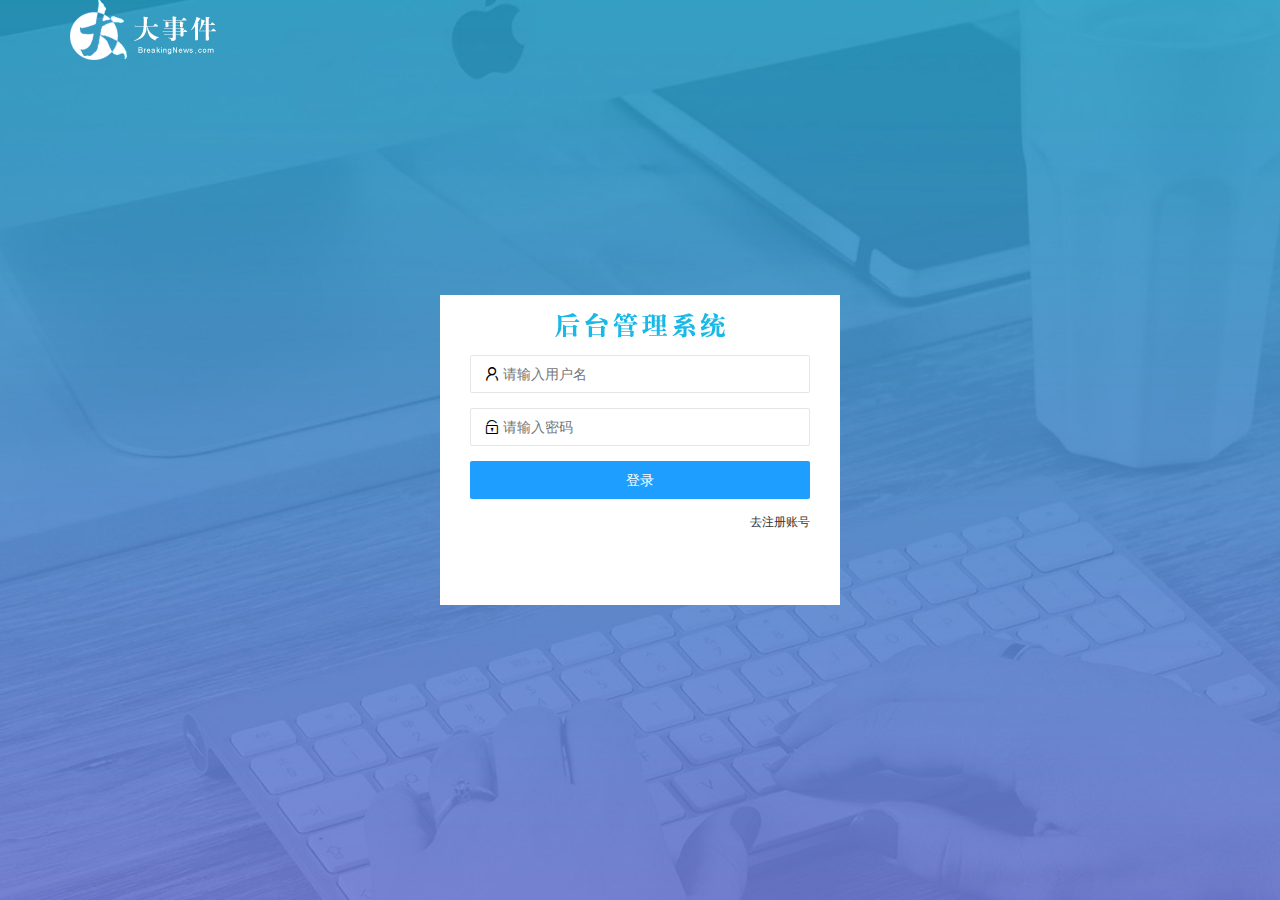
<file: login.html>
<!DOCTYPE html>
<html>
	<head>
		<meta charset="utf-8">
		<title>大事件-登录/注册</title>
		<!-- 导入自己的样式表 -->
		<link rel="stylesheet" type="text/css" href="assets/css/login.css" />
		<!-- 导入layui的样式表 -->
		<link rel="stylesheet" href="assets/lib/layui/css/layui.css">
	</head>
	<body>
		<!-- 头部的logo区 -->
		<div class="layui-main">
			<img src="assets/images/logo.png" alt="">
		</div>

		<!-- 登录注册区 -->
		<div class="loginAndRegBox">
			<div class="title-box"></div>
			<!-- 登录的div -->
			<div class="login-box">
				<!-- 登录的表单 -->
				<form class="layui-form" id="form_login">
					<!-- 用户名 -->
					<div class="layui-form-item">
						<i class="layui-icon layui-icon-username"></i>
						<input type="text" name="username" required lay-verify="required" placeholder="请输入用户名"
							autocomplete="off" class="layui-input">
					</div>
					<!-- 密码 -->
					<div class="layui-form-item">
						<i class="layui-icon layui-icon-password"></i>
						<input type="password" name="password" required lay-verify="required|pass" placeholder="请输入密码"
							autocomplete="off" class="layui-input">
					</div>
					<!-- 按钮 -->
					<div class="layui-form-item">
						<!-- 注意 表单提交按钮和普通按钮的区别，就是lay-submit属性 -->
						<button class="layui-btn layui-btn layui-btn-fluid  layui-btn-normal" lay-submit>登录</button>
					</div>
					<div class="layui-form-item links">
						<a href="javascript:;" id="link_reg">去注册账号</a>
					</div>
				</form>
				
				
			</div>
			<!-- 注册的div -->
			<div class="reg-box">
				<!-- 注册的表单 -->
				<form class="layui-form" id="form_reg">
					<!-- 用户名 -->
					<div class="layui-form-item">
						<i class="layui-icon layui-icon-username"></i>
						<input type="text" name="username" required lay-verify="required" placeholder="请输入用户名"
							autocomplete="off" class="layui-input">
					</div>
					<!-- 密码 -->
					<div class="layui-form-item">
						<i class="layui-icon layui-icon-password"></i>
						<input type="password" name="password" required lay-verify="required|pass" placeholder="请输入密码"
							autocomplete="off" class="layui-input">
					</div>
					<!-- 确认密码 -->
					<div class="layui-form-item">
						<i class="layui-icon layui-icon-password"></i>
						<input type="password" name="repassword" required lay-verify="required|pass|repass" placeholder="请确认密码"
							autocomplete="off" class="layui-input">
					</div>
					<!-- 按钮 -->
					<div class="layui-form-item">
						<!-- 注意 表单提交按钮和普通按钮的区别，就是lay-submit属性 -->
						<button class="layui-btn layui-btn layui-btn-fluid  layui-btn-normal" lay-submit>注册</button>
					</div>
					<div class="layui-form-item links">
						<a href="javascript:;" id="link_login">去登录</a>
					</div>
				</form>
			</div>
		</div>

		<!-- 导入layui的js文件 -->
		<script src="assets/lib/layui/layui.all.js" type="text/javascript" charset="utf-8"></script>
		<!-- 导入JQuery -->
		<script src="assets/lib/jquery.js" type="text/javascript" charset="utf-8"></script>
		<!-- 导入自己封装的baseAPI.js -->
		<script src="assets/js/baseAPI.js" type="text/javascript" charset="utf-8"></script>
		<!-- 导入自己的js -->
		<script src="assets/js/login.js" type="text/javascript" charset="utf-8"></script>
	</body>
</html>
</file>
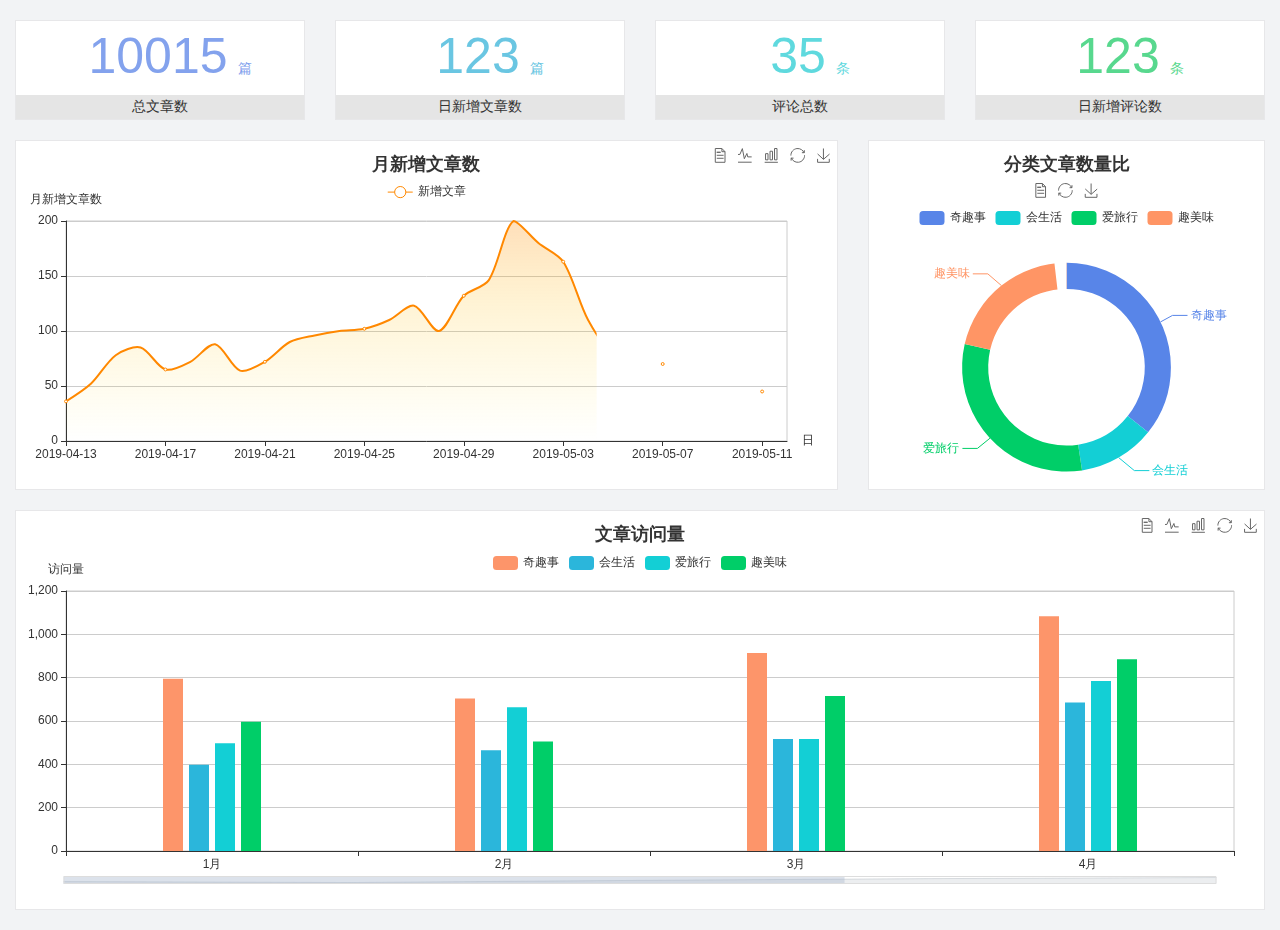
<file: home/dashboard.html>
<!DOCTYPE html>
<html lang="en">

<head>
  <meta charset="UTF-8">
  <meta name="viewport" content="width=device-width, initial-scale=1.0">
  <meta http-equiv="X-UA-Compatible" content="ie=edge">
  <title>图表统计</title>
  <!-- <link rel="stylesheet" href="../../assets/lib/bootstrap.css" /> -->
  <link rel="stylesheet" href="../assets/lib/bootstrap.css">
  <!-- <link rel="stylesheet" href="../../assets/lib/main.css" /> -->
  <link rel="stylesheet" href="../assets/lib/main.css">
  <!-- <script src="../../assets/lib/jquery.js"></script> -->
  <script src="../assets/lib/jquery.js" type="text/javascript" charset="utf-8"></script>
  <!-- <script type="text/javascript" src="../../assets/lib/echarts.min.js"></script> -->
  <script src="../assets/lib/echarts.min.js" type="text/javascript" charset="utf-8"></script>
</head>

<body>
  <div class="container-fluid">
    <div class="row spannel_list">
      <div class="col-sm-3 col-xs-6">
        <div class="spannel">
          <em>10015</em><span>篇</span>
          <b>总文章数</b>
        </div>
      </div>
      <div class="col-sm-3 col-xs-6">
        <div class="spannel scolor01">
          <em>123</em><span>篇</span>
          <b>日新增文章数</b>
        </div>
      </div>
      <div class="col-sm-3 col-xs-6">
        <div class="spannel scolor02">
          <em>35</em><span>条</span>
          <b>评论总数</b>
        </div>
      </div>
      <div class="col-sm-3 col-xs-6">
        <div class="spannel scolor03">
          <em>123</em><span>条</span>
          <b>日新增评论数</b>
        </div>
      </div>
    </div>
  </div>

  <div class="container-fluid">
    <div class="row curve-pie">
      <div class="col-lg-8 col-md-8">
        <div class="gragh_pannel" id="curve_show"></div>
      </div>
      <div class="col-lg-4 col-md-4">
        <div class="gragh_pannel" id="pie_show"></div>
      </div>
    </div>
  </div>

  <div class="container-fluid">
    <div class="column_pannel" id="column_show"></div>
  </div>

  <script>
    var oChart = echarts.init(document.getElementById('curve_show'));
    var aList_all = [
      { 'count': 36, 'date': '2019-04-13' },
      { 'count': 52, 'date': '2019-04-14' },
      { 'count': 78, 'date': '2019-04-15' },
      { 'count': 85, 'date': '2019-04-16' },
      { 'count': 65, 'date': '2019-04-17' },
      { 'count': 72, 'date': '2019-04-18' },
      { 'count': 88, 'date': '2019-04-19' },
      { 'count': 64, 'date': '2019-04-20' },
      { 'count': 72, 'date': '2019-04-21' },
      { 'count': 90, 'date': '2019-04-22' },
      { 'count': 96, 'date': '2019-04-23' },
      { 'count': 100, 'date': '2019-04-24' },
      { 'count': 102, 'date': '2019-04-25' },
      { 'count': 110, 'date': '2019-04-26' },
      { 'count': 123, 'date': '2019-04-27' },
      { 'count': 100, 'date': '2019-04-28' },
      { 'count': 132, 'date': '2019-04-29' },
      { 'count': 146, 'date': '2019-04-30' },
      { 'count': 200, 'date': '2019-05-01' },
      { 'count': 180, 'date': '2019-05-02' },
      { 'count': 163, 'date': '2019-05-03' },
      { 'count': 110, 'date': '2019-05-04' },
      { 'count': 80, 'date': '2019-05-05' },
      { 'count': 82, 'date': '2019-05-06' },
      { 'count': 70, 'date': '2019-05-07' },
      { 'count': 65, 'date': '2019-05-08' },
      { 'count': 54, 'date': '2019-05-09' },
      { 'count': 40, 'date': '2019-05-10' },
      { 'count': 45, 'date': '2019-05-11' },
      { 'count': 38, 'date': '2019-05-12' },
    ];

    let aCount = [];
    let aDate = [];

    for (var i = 0; i < aList_all.length; i++) {
      aCount.push(aList_all[i].count);
      aDate.push(aList_all[i].date);
    }

    var chartopt = {
      title: {
        text: '月新增文章数',
        left: 'center',
        top: '10'
      },
      tooltip: {
        trigger: 'axis'
      },
      legend: {
        data: ['新增文章'],
        top: '40'
      },
      toolbox: {
        show: true,
        feature: {
          mark: { show: true },
          dataView: { show: true, readOnly: false },
          magicType: { show: true, type: ['line', 'bar'] },
          restore: { show: true },
          saveAsImage: { show: true }
        }
      },
      calculable: true,
      xAxis: [
        {
          name: '日',
          type: 'category',
          boundaryGap: false,
          data: aDate
        }
      ],
      yAxis: [
        {
          name: '月新增文章数',
          type: 'value'
        }
      ],
      series: [
        {
          name: '新增文章',
          type: 'line',
          smooth: true,
          itemStyle: { normal: { areaStyle: { type: 'default' }, color: '#f80' }, lineStyle: { color: '#f80' } },
          data: aCount
        }],
      areaStyle: {
        normal: {
          color: new echarts.graphic.LinearGradient(0, 0, 0, 1, [{
            offset: 0,
            color: 'rgba(255,136,0,0.39)'
          }, {
            offset: .34,
            color: 'rgba(255,180,0,0.25)'
          }, {
            offset: 1,
            color: 'rgba(255,222,0,0.00)'
          }])

        }
      },
      grid: {
        show: true,
        x: 50,
        x2: 50,
        y: 80,
        height: 220
      }
    };

    oChart.setOption(chartopt);


    var oPie = echarts.init(document.getElementById('pie_show'));
    var oPieopt =
    {
      title: {
        top: 10,
        text: '分类文章数量比',
        x: 'center'
      },
      tooltip: {
        trigger: 'item',
        formatter: "{a} <br/>{b} : {c} ({d}%)"
      },
      color: ['#5885e8', '#13cfd5', '#00ce68', '#ff9565'],
      legend: {
        x: 'center',
        top: 65,
        data: ['奇趣事', '会生活', '爱旅行', '趣美味']
      },
      toolbox: {
        show: true,
        x: 'center',
        top: 35,
        feature: {
          mark: { show: true },
          dataView: { show: true, readOnly: false },
          magicType: {
            show: true,
            type: ['pie', 'funnel'],
            option: {
              funnel: {
                x: '25%',
                width: '50%',
                funnelAlign: 'left',
                max: 1548
              }
            }
          },
          restore: { show: true },
          saveAsImage: { show: true }
        }
      },
      calculable: true,
      series: [
        {
          name: '访问来源',
          type: 'pie',
          radius: ['45%', '60%'],
          center: ['50%', '65%'],
          data: [
            { value: 300, name: '奇趣事' },
            { value: 100, name: '会生活' },
            { value: 260, name: '爱旅行' },
            { value: 180, name: '趣美味' }
          ]
        }
      ]
    };
    oPie.setOption(oPieopt);



    var oColumn = this.echarts.init(document.getElementById('column_show'));
    var oColumnopt =
    {
      title: {
        text: '文章访问量',
        left: 'center',
        top: '10'
      },
      tooltip: {
        trigger: 'axis'
      },
      legend: {
        data: ['奇趣事', '会生活', '爱旅行', '趣美味'],
        top: '40'
      },
      toolbox: {
        show: true,
        feature: {
          mark: { show: true },
          dataView: { show: true, readOnly: false },
          magicType: { show: true, type: ['line', 'bar'] },
          restore: { show: true },
          saveAsImage: { show: true }
        }
      },
      calculable: true,
      xAxis: [
        {
          type: 'category',
          data: ['1月', '2月', '3月', '4月', '5月']
        }
      ],
      yAxis: [
        {
          name: '访问量',
          type: 'value'
        }
      ],
      series: [
        {
          name: '奇趣事',
          type: 'bar',
          barWidth: 20,
          itemStyle: {
            normal: { areaStyle: { type: 'default' }, color: '#fd956a' }
          },
          data: [800, 708, 920, 1090, 1200]
        },
        {
          name: '会生活',
          type: 'bar',
          barWidth: 20,
          itemStyle: {
            normal: { areaStyle: { type: 'default' }, color: '#2bb6db' }
          },
          data: [400, 468, 520, 690, 800]
        },
        {
          name: '爱旅行',
          type: 'bar',
          barWidth: 20,
          itemStyle: {
            normal: { areaStyle: { type: 'default' }, color: '#13cfd5' }
          },
          data: [500, 668, 520, 790, 900]
        },
        {
          name: '趣美味',
          type: 'bar',
          barWidth: 20,
          itemStyle: {
            normal: { areaStyle: { type: 'default' }, color: '#00ce68' }
          },
          data: [600, 508, 720, 890, 1000]
        }
      ],
      grid: {
        show: true,
        x: 50,
        x2: 30,
        y: 80,
        height: 260
      },
      dataZoom: [//给x轴设置滚动条
        {
          start: 0,//默认为0
          end: 100 - 1000 / 31,//默认为100
          type: 'slider',
          show: true,
          xAxisIndex: [0],
          handleSize: 0,//滑动条的 左右2个滑动条的大小
          height: 8,//组件高度
          left: 45, //左边的距离
          right: 50,//右边的距离
          bottom: 26,//右边的距离
          handleColor: '#ddd',//h滑动图标的颜色
          handleStyle: {
            borderColor: "#cacaca",
            borderWidth: "1",
            shadowBlur: 2,
            background: "#ddd",
            shadowColor: "#ddd",
          }
        }]
    };
    oColumn.setOption(oColumnopt);
  </script>
</body>

</html>
</file>
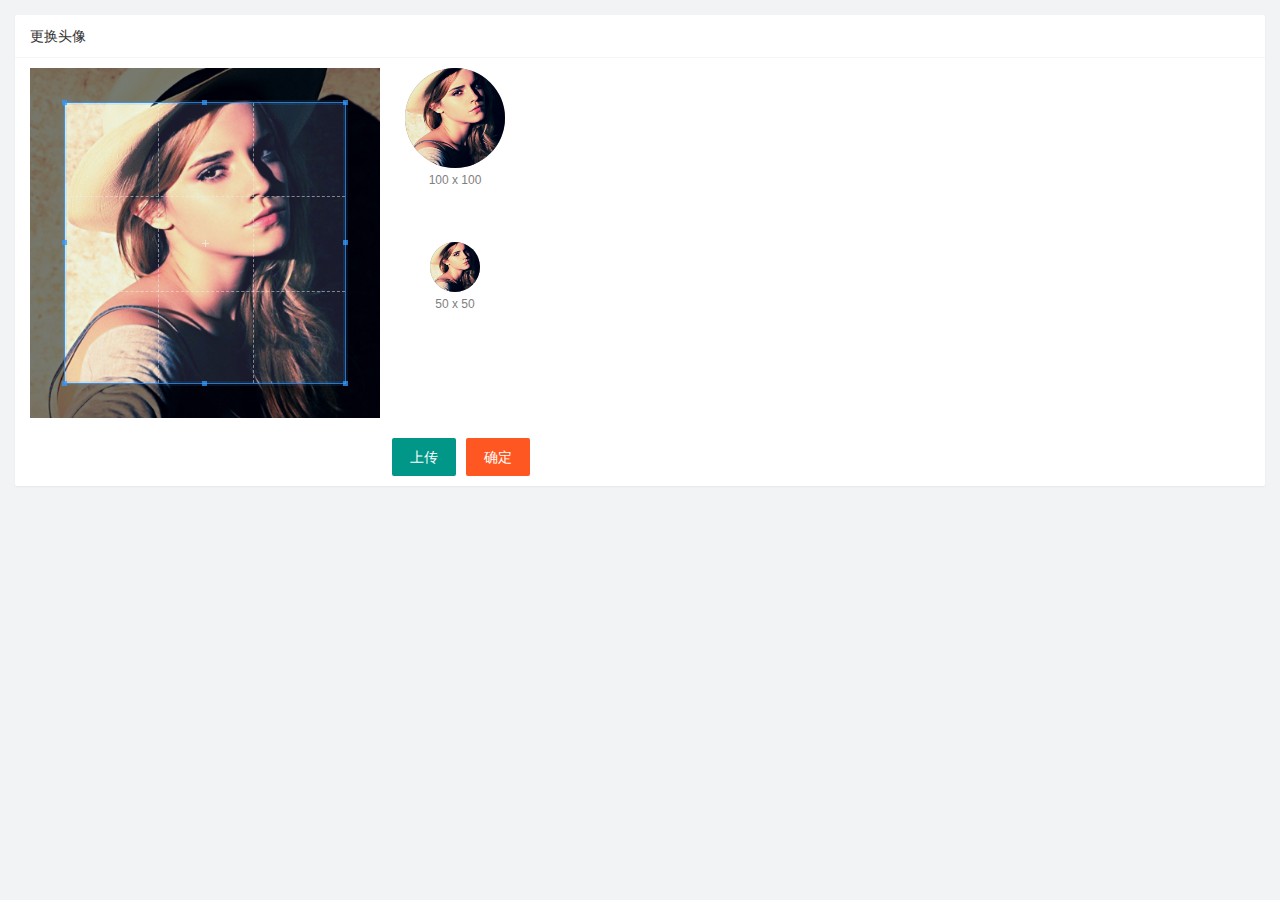
<file: user/user_avatar.html>
<!DOCTYPE html>
<html>
	<head>
		<meta charset="utf-8">
		<title></title>
		<!-- 导入layui样式 -->
		<link rel="stylesheet" type="text/css" href="../assets/lib/layui/css/layui.css" />
		<!-- 导入cropper样式文件 -->
		<link rel="stylesheet" href="../assets/lib/cropper/cropper.css">
		<!-- 导入自己的样式 -->
		<link rel="stylesheet" type="text/css" href="../assets/css/user/user_avatar.css" />
	</head>
	<body>
		<!-- 开片区域 -->
		<div class="layui-card">
			<div class="layui-card-header">更换头像</div>
			<div class="layui-card-body">
				<!-- 第一行的图片裁剪和预览区域 -->
				<div class="row1">
					<!-- 图片裁剪区域 -->
					<div class="cropper-box">
						<!-- 这个 img 标签很重要，将来会把它初始化为裁剪区域 -->
						<img id="image" src="../assets/images/sample.jpg" />
					</div>
					<!-- 图片的预览区域 -->
					<div class="preview-box">
						<div>
							<!-- 宽高为 100px 的预览区域 -->
							<div class="img-preview w100"></div>
							<p class="size">100 x 100</p>
						</div>
						<div>
							<!-- 宽高为 50px 的预览区域 -->
							<div class="img-preview w50"></div>
							<p class="size">50 x 50</p>
						</div>
					</div>
				</div>

				<!-- 第二行的按钮区域 -->
				<div class="row2">
					
					<!-- 通过accept属性，可以指定，允许用户选择什么类型的文件 -->
					<input type="file" id="file" accept="image/pne,image/jpeg">
					
					
					<button type="button" class="layui-btn" id="btnChooseImage">上传</button>
					<button type="button" id="btnUpload" class="layui-btn layui-btn-danger">确定</button>
				</div>
			</div>
		</div>

		<!-- 导入layui的js文件 -->
		<script src="../assets/lib/layui/layui.all.js" type="text/javascript" charset="utf-8"></script>
		<!-- 导入jQuery的js文件 -->
		<script src="../assets/lib/jquery.js" type="text/javascript" charset="utf-8"></script>
		<script src="../assets/lib/cropper/Cropper.js" type="text/javascript" charset="utf-8"></script>
		<script src="../assets/lib/cropper/jquery-cropper.js" type="text/javascript" charset="utf-8"></script>
		<!-- 导入自己封装的baseAPI -->
		<script src="../assets/js/baseAPI.js" type="text/javascript" charset="utf-8"></script>
		<!-- 导入自己写的js文件 -->
		<script src="../assets/js/user/user_avatar.js" type="text/javascript" charset="utf-8"></script>
	</body>
</html>
</file>
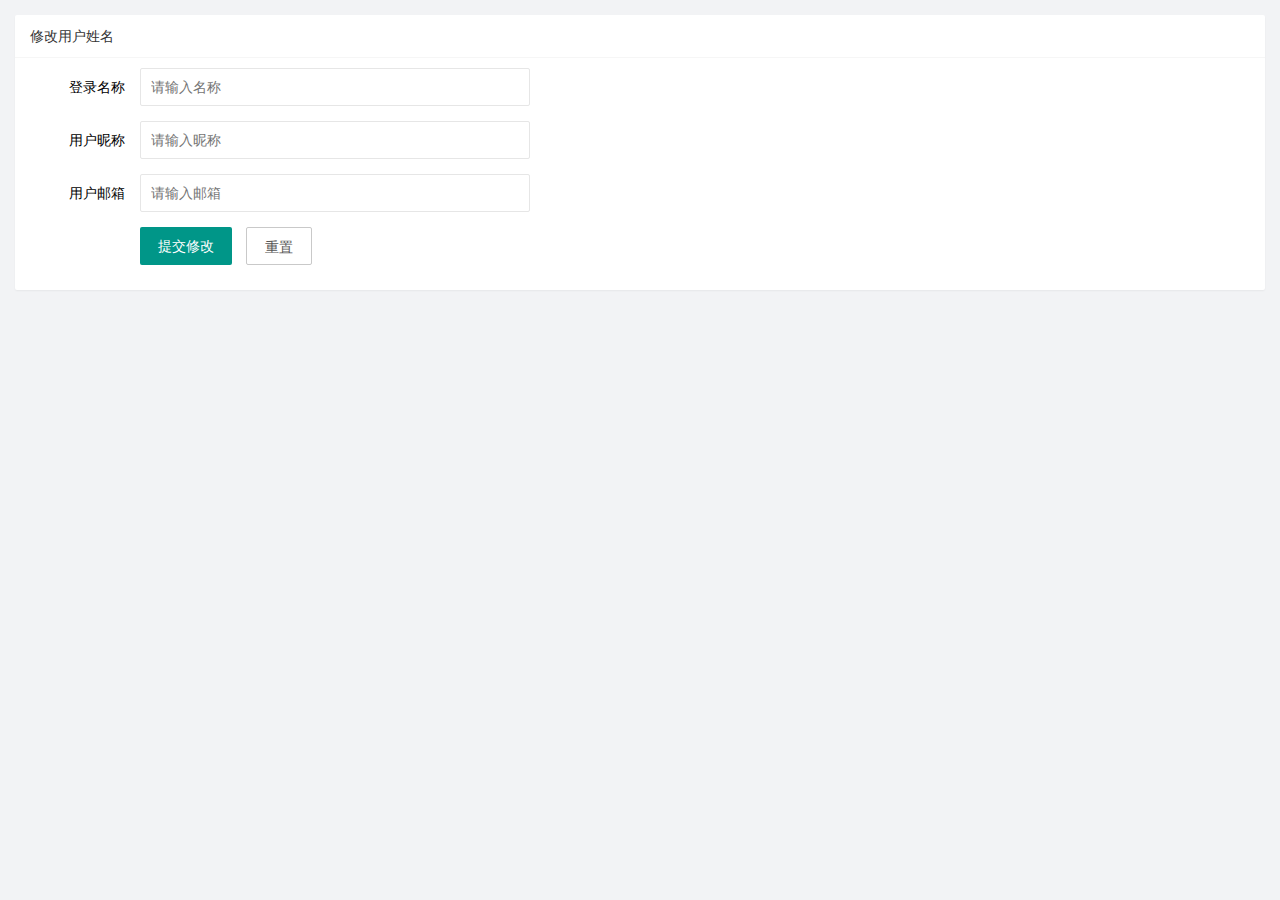
<file: user/user_info.html>
<!DOCTYPE html>
<html>
	<head>
		<meta charset="utf-8">
		<title></title>
		<!-- 导入layui样式 -->
		<link rel="stylesheet" type="text/css" href="../assets/lib/layui/css/layui.css" />
		<!-- 导入自己的样式 -->
		<link rel="stylesheet" type="text/css" href="../assets/css/user/user_info.css" />
	</head>
	<body>
		<!-- 开片区域 -->
		<div class="layui-card">
			<div class="layui-card-header">修改用户姓名</div>
			<div class="layui-card-body">
				<!-- form表单 -->
				<form class="layui-form" lay-filter='formUserInfo'>
					<!-- 这是隐藏域 -->
					<input type="hidden" name="id" value="">
					
					<div class="layui-form-item">
						<label class="layui-form-label">登录名称</label>
						<div class="layui-input-block">
							<input type="text" name="username" required lay-verify="required" placeholder="请输入名称"
								autocomplete="off" class="layui-input" readonly>
						</div>
					</div>
					<div class="layui-form-item">
						<label class="layui-form-label">用户昵称</label>
						<div class="layui-input-block">
							<input type="text" name="nickname" required lay-verify="required|nickname" placeholder="请输入昵称"
								autocomplete="off" class="layui-input">
						</div>
					</div>
					<div class="layui-form-item">
						<label class="layui-form-label">用户邮箱</label>
						<div class="layui-input-block">
							<input type="text" name="email" required lay-verify="required|email" placeholder="请输入邮箱"
								autocomplete="off" class="layui-input">
						</div>
					</div>
					<div class="layui-form-item">
						<div class="layui-input-block">
							<button class="layui-btn" lay-submit lay-filter="formDemo">提交修改</button>
							<button type="reset" id="btnReset" class="layui-btn layui-btn-primary">重置</button>
						</div>
					</div>
				</form>
			</div>
		</div>
		<!-- 导入layui的js文件 -->
		<script src="../assets/lib/layui/layui.all.js" type="text/javascript" charset="utf-8"></script>
		<!-- 导入jQuery的js文件 -->
		<script src="../assets/lib/jquery.js" type="text/javascript" charset="utf-8"></script>
		<!-- 导入自己封装的baseAPI -->
		<script src="../assets/js/baseAPI.js" type="text/javascript" charset="utf-8"></script>
		<!-- 导入自己写的js文件 -->
		<script src="../assets/js/user/user_info.js" type="text/javascript" charset="utf-8"></script>
	</body>
</html>
</file>
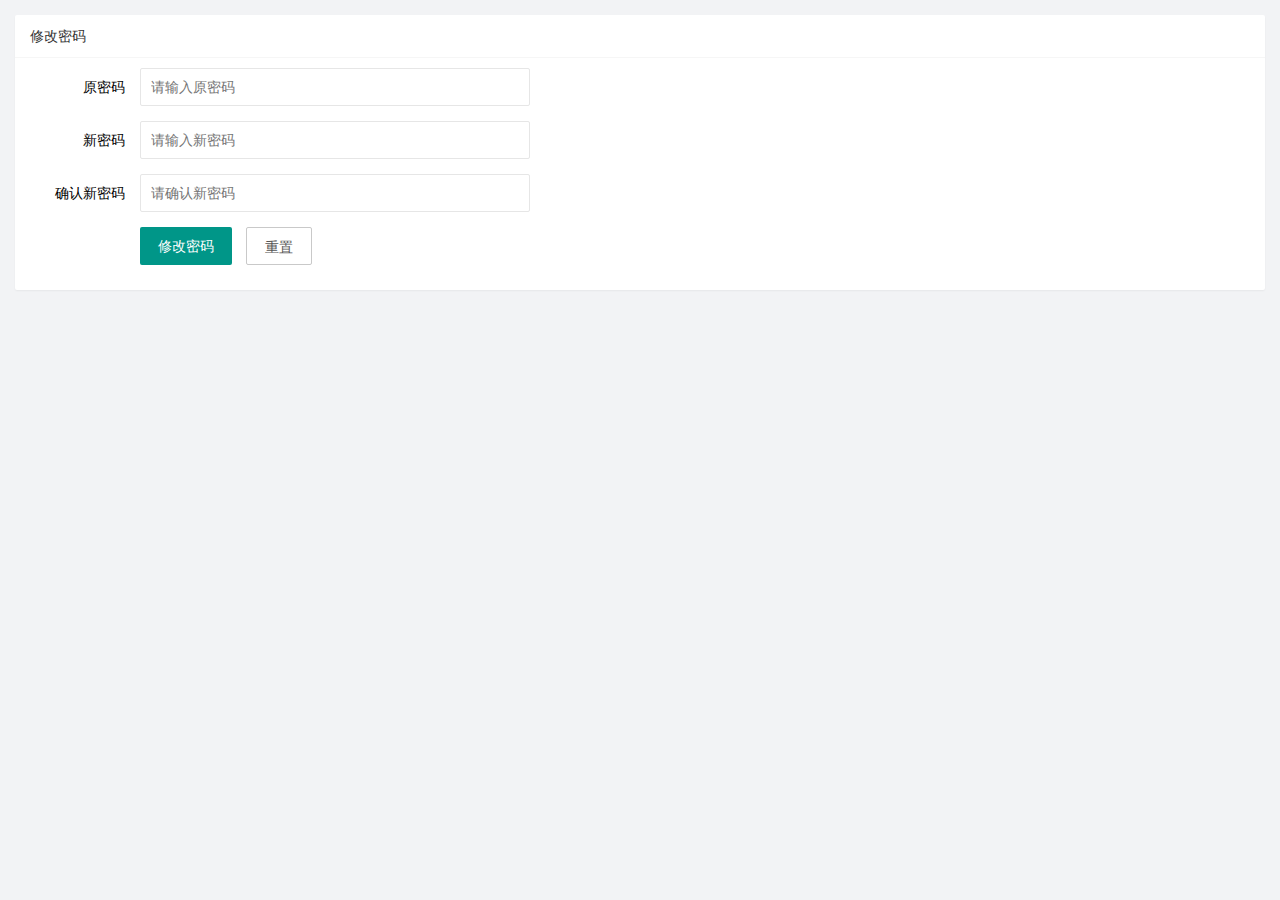
<file: user/user_pwd.html>
<!DOCTYPE html>
<html>
	<head>
		<meta charset="utf-8">
		<title></title>
		<!-- 导入layui样式 -->
		<link rel="stylesheet" type="text/css" href="../assets/lib/layui/css/layui.css" />
		<!-- 导入自己的样式 -->
		<link rel="stylesheet" type="text/css" href="../assets/css/user/user_pwd.css" />
	</head>
	<body>
		<!-- 开片区域 -->
		<div class="layui-card">
			<div class="layui-card-header">修改密码</div>
			<div class="layui-card-body">
				<!-- form表单 -->
				<form class="layui-form" lay-filter='formUserPwd'>
					<div class="layui-form-item">
						<label class="layui-form-label">原密码</label>
						<div class="layui-input-block">
							<input type="password" name="oldPwd" required lay-verify="required|pwd" placeholder="请输入原密码"
								autocomplete="off" class="layui-input">
						</div>
					</div>
					<div class="layui-form-item">
						<label class="layui-form-label">新密码</label>
						<div class="layui-input-block">
							<input type="password" name="newPwd" required lay-verify="required|pwd|samePwd" placeholder="请输入新密码"
								autocomplete="off" class="layui-input">
						</div>
					</div>
					<div class="layui-form-item">
						<label class="layui-form-label">确认新密码</label>
						<div class="layui-input-block">
							<input type="password" name="rePwd" required lay-verify="required|pwd|rePwd" placeholder="请确认新密码"
								autocomplete="off" class="layui-input">
						</div>
					</div>
					<div class="layui-form-item">
						<div class="layui-input-block">
							<button class="layui-btn" lay-submit lay-filter="formDemo">修改密码</button>
							<button type="reset" id="btnReset" class="layui-btn layui-btn-primary">重置</button>
						</div>
					</div>
				</form>
			</div>
		</div>
		
		
		<!-- 导入layui的js文件 -->
		<script src="../assets/lib/layui/layui.all.js" type="text/javascript" charset="utf-8"></script>
		<!-- 导入jQuery的js文件 -->
		<script src="../assets/lib/jquery.js" type="text/javascript" charset="utf-8"></script>
		<!-- 导入自己封装的baseAPI -->
		<script src="../assets/js/baseAPI.js" type="text/javascript" charset="utf-8"></script>
		<!-- 导入自己写的js文件 -->
		<script src="../assets/js/user/user_pwd.js" type="text/javascript" charset="utf-8"></script>
	</body>
</html>
</file>
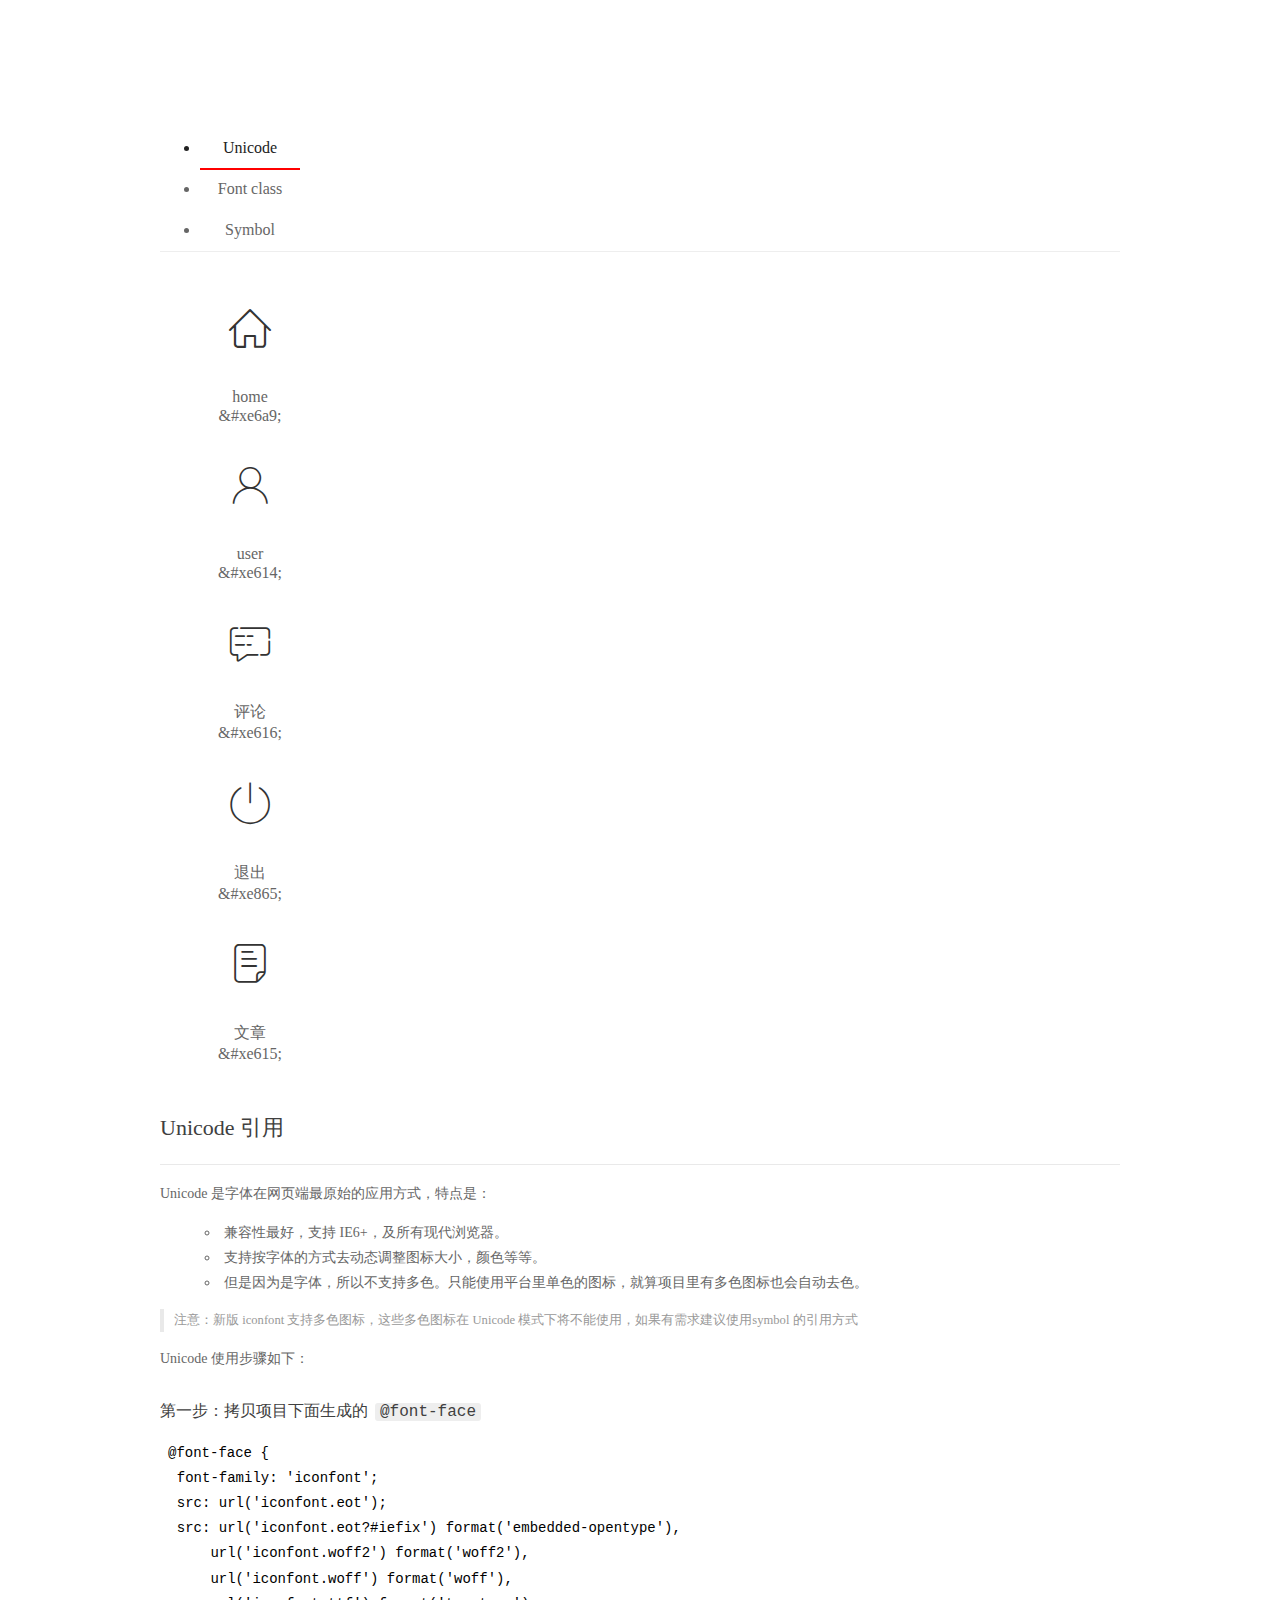
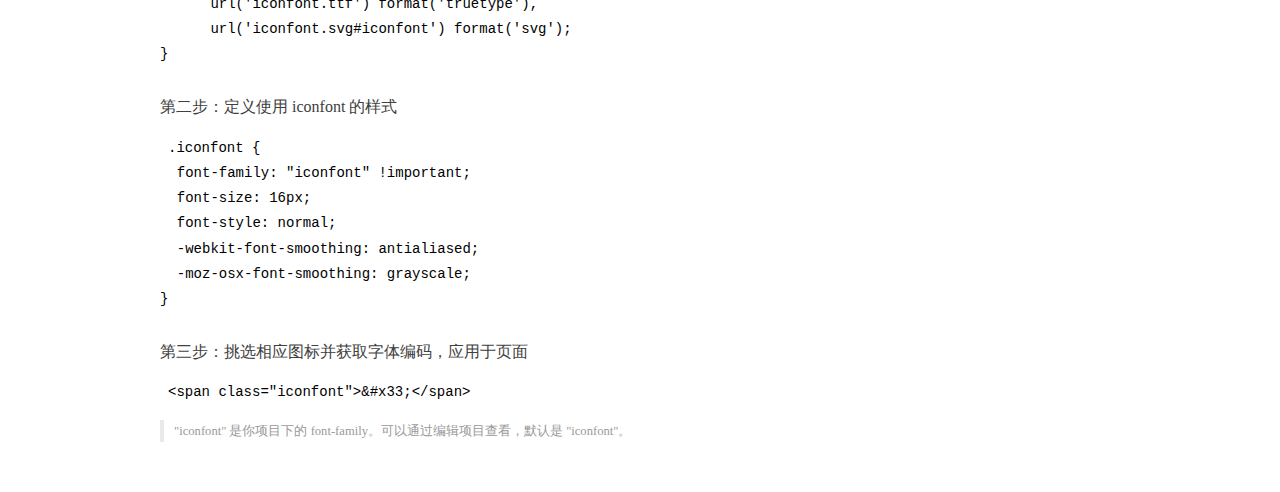
<file: assets/fonts/demo_index.html>
<!DOCTYPE html>
<html>
<head>
  <meta charset="utf-8"/>
  <title>IconFont Demo</title>
  <link rel="shortcut icon" href="https://gtms04.alicdn.com/tps/i4/TB1_oz6GVXXXXaFXpXXJDFnIXXX-64-64.ico" type="image/x-icon"/>
  <link rel="stylesheet" href="https://g.alicdn.com/thx/cube/1.3.2/cube.min.css">
  <link rel="stylesheet" href="demo.css">
  <link rel="stylesheet" href="iconfont.css">
  <script src="iconfont.js"></script>
  <!-- jQuery -->
  <script src="https://a1.alicdn.com/oss/uploads/2018/12/26/7bfddb60-08e8-11e9-9b04-53e73bb6408b.js"></script>
  <!-- 代码高亮 -->
  <script src="https://a1.alicdn.com/oss/uploads/2018/12/26/a3f714d0-08e6-11e9-8a15-ebf944d7534c.js"></script>
</head>
<body>
  <div class="main">
    <h1 class="logo"><a href="https://www.iconfont.cn/" title="iconfont 首页" target="_blank">&#xe86b;</a></h1>
    <div class="nav-tabs">
      <ul id="tabs" class="dib-box">
        <li class="dib active"><span>Unicode</span></li>
        <li class="dib"><span>Font class</span></li>
        <li class="dib"><span>Symbol</span></li>
      </ul>
      
    </div>
    <div class="tab-container">
      <div class="content unicode" style="display: block;">
          <ul class="icon_lists dib-box">
          
            <li class="dib">
              <span class="icon iconfont">&#xe6a9;</span>
                <div class="name">home</div>
                <div class="code-name">&amp;#xe6a9;</div>
              </li>
          
            <li class="dib">
              <span class="icon iconfont">&#xe614;</span>
                <div class="name">user</div>
                <div class="code-name">&amp;#xe614;</div>
              </li>
          
            <li class="dib">
              <span class="icon iconfont">&#xe616;</span>
                <div class="name">评论</div>
                <div class="code-name">&amp;#xe616;</div>
              </li>
          
            <li class="dib">
              <span class="icon iconfont">&#xe865;</span>
                <div class="name">退出</div>
                <div class="code-name">&amp;#xe865;</div>
              </li>
          
            <li class="dib">
              <span class="icon iconfont">&#xe615;</span>
                <div class="name">文章</div>
                <div class="code-name">&amp;#xe615;</div>
              </li>
          
          </ul>
          <div class="article markdown">
          <h2 id="unicode-">Unicode 引用</h2>
          <hr>

          <p>Unicode 是字体在网页端最原始的应用方式，特点是：</p>
          <ul>
            <li>兼容性最好，支持 IE6+，及所有现代浏览器。</li>
            <li>支持按字体的方式去动态调整图标大小，颜色等等。</li>
            <li>但是因为是字体，所以不支持多色。只能使用平台里单色的图标，就算项目里有多色图标也会自动去色。</li>
          </ul>
          <blockquote>
            <p>注意：新版 iconfont 支持多色图标，这些多色图标在 Unicode 模式下将不能使用，如果有需求建议使用symbol 的引用方式</p>
          </blockquote>
          <p>Unicode 使用步骤如下：</p>
          <h3 id="-font-face">第一步：拷贝项目下面生成的 <code>@font-face</code></h3>
<pre><code class="language-css"
>@font-face {
  font-family: 'iconfont';
  src: url('iconfont.eot');
  src: url('iconfont.eot?#iefix') format('embedded-opentype'),
      url('iconfont.woff2') format('woff2'),
      url('iconfont.woff') format('woff'),
      url('iconfont.ttf') format('truetype'),
      url('iconfont.svg#iconfont') format('svg');
}
</code></pre>
          <h3 id="-iconfont-">第二步：定义使用 iconfont 的样式</h3>
<pre><code class="language-css"
>.iconfont {
  font-family: "iconfont" !important;
  font-size: 16px;
  font-style: normal;
  -webkit-font-smoothing: antialiased;
  -moz-osx-font-smoothing: grayscale;
}
</code></pre>
          <h3 id="-">第三步：挑选相应图标并获取字体编码，应用于页面</h3>
<pre>
<code class="language-html"
>&lt;span class="iconfont"&gt;&amp;#x33;&lt;/span&gt;
</code></pre>
          <blockquote>
            <p>"iconfont" 是你项目下的 font-family。可以通过编辑项目查看，默认是 "iconfont"。</p>
          </blockquote>
          </div>
      </div>
      <div class="content font-class">
        <ul class="icon_lists dib-box">
          
          <li class="dib">
            <span class="icon iconfont icon-home"></span>
            <div class="name">
              home
            </div>
            <div class="code-name">.icon-home
            </div>
          </li>
          
          <li class="dib">
            <span class="icon iconfont icon-user"></span>
            <div class="name">
              user
            </div>
            <div class="code-name">.icon-user
            </div>
          </li>
          
          <li class="dib">
            <span class="icon iconfont icon-pinglun"></span>
            <div class="name">
              评论
            </div>
            <div class="code-name">.icon-pinglun
            </div>
          </li>
          
          <li class="dib">
            <span class="icon iconfont icon-tuichu"></span>
            <div class="name">
              退出
            </div>
            <div class="code-name">.icon-tuichu
            </div>
          </li>
          
          <li class="dib">
            <span class="icon iconfont icon-16"></span>
            <div class="name">
              文章
            </div>
            <div class="code-name">.icon-16
            </div>
          </li>
          
        </ul>
        <div class="article markdown">
        <h2 id="font-class-">font-class 引用</h2>
        <hr>

        <p>font-class 是 Unicode 使用方式的一种变种，主要是解决 Unicode 书写不直观，语意不明确的问题。</p>
        <p>与 Unicode 使用方式相比，具有如下特点：</p>
        <ul>
          <li>兼容性良好，支持 IE8+，及所有现代浏览器。</li>
          <li>相比于 Unicode 语意明确，书写更直观。可以很容易分辨这个 icon 是什么。</li>
          <li>因为使用 class 来定义图标，所以当要替换图标时，只需要修改 class 里面的 Unicode 引用。</li>
          <li>不过因为本质上还是使用的字体，所以多色图标还是不支持的。</li>
        </ul>
        <p>使用步骤如下：</p>
        <h3 id="-fontclass-">第一步：引入项目下面生成的 fontclass 代码：</h3>
<pre><code class="language-html">&lt;link rel="stylesheet" href="./iconfont.css"&gt;
</code></pre>
        <h3 id="-">第二步：挑选相应图标并获取类名，应用于页面：</h3>
<pre><code class="language-html">&lt;span class="iconfont icon-xxx"&gt;&lt;/span&gt;
</code></pre>
        <blockquote>
          <p>"
            iconfont" 是你项目下的 font-family。可以通过编辑项目查看，默认是 "iconfont"。</p>
        </blockquote>
      </div>
      </div>
      <div class="content symbol">
          <ul class="icon_lists dib-box">
          
            <li class="dib">
                <svg class="icon svg-icon" aria-hidden="true">
                  <use xlink:href="#icon-home"></use>
                </svg>
                <div class="name">home</div>
                <div class="code-name">#icon-home</div>
            </li>
          
            <li class="dib">
                <svg class="icon svg-icon" aria-hidden="true">
                  <use xlink:href="#icon-user"></use>
                </svg>
                <div class="name">user</div>
                <div class="code-name">#icon-user</div>
            </li>
          
            <li class="dib">
                <svg class="icon svg-icon" aria-hidden="true">
                  <use xlink:href="#icon-pinglun"></use>
                </svg>
                <div class="name">评论</div>
                <div class="code-name">#icon-pinglun</div>
            </li>
          
            <li class="dib">
                <svg class="icon svg-icon" aria-hidden="true">
                  <use xlink:href="#icon-tuichu"></use>
                </svg>
                <div class="name">退出</div>
                <div class="code-name">#icon-tuichu</div>
            </li>
          
            <li class="dib">
                <svg class="icon svg-icon" aria-hidden="true">
                  <use xlink:href="#icon-16"></use>
                </svg>
                <div class="name">文章</div>
                <div class="code-name">#icon-16</div>
            </li>
          
          </ul>
          <div class="article markdown">
          <h2 id="symbol-">Symbol 引用</h2>
          <hr>

          <p>这是一种全新的使用方式，应该说这才是未来的主流，也是平台目前推荐的用法。相关介绍可以参考这篇<a href="">文章</a>
            这种用法其实是做了一个 SVG 的集合，与另外两种相比具有如下特点：</p>
          <ul>
            <li>支持多色图标了，不再受单色限制。</li>
            <li>通过一些技巧，支持像字体那样，通过 <code>font-size</code>, <code>color</code> 来调整样式。</li>
            <li>兼容性较差，支持 IE9+，及现代浏览器。</li>
            <li>浏览器渲染 SVG 的性能一般，还不如 png。</li>
          </ul>
          <p>使用步骤如下：</p>
          <h3 id="-symbol-">第一步：引入项目下面生成的 symbol 代码：</h3>
<pre><code class="language-html">&lt;script src="./iconfont.js"&gt;&lt;/script&gt;
</code></pre>
          <h3 id="-css-">第二步：加入通用 CSS 代码（引入一次就行）：</h3>
<pre><code class="language-html">&lt;style&gt;
.icon {
  width: 1em;
  height: 1em;
  vertical-align: -0.15em;
  fill: currentColor;
  overflow: hidden;
}
&lt;/style&gt;
</code></pre>
          <h3 id="-">第三步：挑选相应图标并获取类名，应用于页面：</h3>
<pre><code class="language-html">&lt;svg class="icon" aria-hidden="true"&gt;
  &lt;use xlink:href="#icon-xxx"&gt;&lt;/use&gt;
&lt;/svg&gt;
</code></pre>
          </div>
      </div>

    </div>
  </div>
  <script>
  $(document).ready(function () {
      $('.tab-container .content:first').show()

      $('#tabs li').click(function (e) {
        var tabContent = $('.tab-container .content')
        var index = $(this).index()

        if ($(this).hasClass('active')) {
          return
        } else {
          $('#tabs li').removeClass('active')
          $(this).addClass('active')

          tabContent.hide().eq(index).fadeIn()
        }
      })
    })
  </script>
</body>
</html>
</file>
<file: assets/css/login.css>
html,
body {
	margin: 0;
	padding: 0;
	height: 100%;
	width: 100%;
	background: url(../images/login_bg.jpg) no-repeat center;
	background-size: cover;
}

.loginAndRegBox {
	width: 400px;
	height: 310px;
	background-color: #fff;
	position: absolute;
	left: 50%;
	top: 50%;
	transform: translate(-50%, -50%);
	
}

.title-box {
	height: 60px;
	background: url(../images/login_title.png) no-repeat center;
}

.reg-box {
	display: none;
}

.layui-form {
	padding: 0 30px;
}

.links {
	display: flex;
	justify-content: flex-end;
}

.links a {
	font-size: 12px;
}

.layui-form-item {
	position: relative;
}

.layui-form-item .layui-icon {
	position: absolute;
	top: 11px;
	left: 14px;
}

.layui-form-item .layui-input {
	padding-left: 32px;
}
</file>
<file: assets/lib/layui/css/layui.css>
/** layui-v2.5.5 MIT License By https://www.layui.com */
 .layui-inline,img{display:inline-block;vertical-align:middle}h1,h2,h3,h4,h5,h6{font-weight:400}.layui-edge,.layui-header,.layui-inline,.layui-main{position:relative}.layui-body,.layui-edge,.layui-elip{overflow:hidden}.layui-btn,.layui-edge,.layui-inline,img{vertical-align:middle}.layui-btn,.layui-disabled,.layui-icon,.layui-unselect{-moz-user-select:none;-webkit-user-select:none;-ms-user-select:none}.layui-elip,.layui-form-checkbox span,.layui-form-pane .layui-form-label{text-overflow:ellipsis;white-space:nowrap}.layui-breadcrumb,.layui-tree-btnGroup{visibility:hidden}blockquote,body,button,dd,div,dl,dt,form,h1,h2,h3,h4,h5,h6,input,li,ol,p,pre,td,textarea,th,ul{margin:0;padding:0;-webkit-tap-highlight-color:rgba(0,0,0,0)}a:active,a:hover{outline:0}img{border:none}li{list-style:none}table{border-collapse:collapse;border-spacing:0}h4,h5,h6{font-size:100%}button,input,optgroup,option,select,textarea{font-family:inherit;font-size:inherit;font-style:inherit;font-weight:inherit;outline:0}pre{white-space:pre-wrap;white-space:-moz-pre-wrap;white-space:-pre-wrap;white-space:-o-pre-wrap;word-wrap:break-word}body{line-height:24px;font:14px Helvetica Neue,Helvetica,PingFang SC,Tahoma,Arial,sans-serif}hr{height:1px;margin:10px 0;border:0;clear:both}a{color:#333;text-decoration:none}a:hover{color:#777}a cite{font-style:normal;*cursor:pointer}.layui-border-box,.layui-border-box *{box-sizing:border-box}.layui-box,.layui-box *{box-sizing:content-box}.layui-clear{clear:both;*zoom:1}.layui-clear:after{content:'\20';clear:both;*zoom:1;display:block;height:0}.layui-inline{*display:inline;*zoom:1}.layui-edge{display:inline-block;width:0;height:0;border-width:6px;border-style:dashed;border-color:transparent}.layui-edge-top{top:-4px;border-bottom-color:#999;border-bottom-style:solid}.layui-edge-right{border-left-color:#999;border-left-style:solid}.layui-edge-bottom{top:2px;border-top-color:#999;border-top-style:solid}.layui-edge-left{border-right-color:#999;border-right-style:solid}.layui-disabled,.layui-disabled:hover{color:#d2d2d2!important;cursor:not-allowed!important}.layui-circle{border-radius:100%}.layui-show{display:block!important}.layui-hide{display:none!important}@font-face{font-family:layui-icon;src:url(../font/iconfont.eot?v=250);src:url(../font/iconfont.eot?v=250#iefix) format('embedded-opentype'),url(../font/iconfont.woff2?v=250) format('woff2'),url(../font/iconfont.woff?v=250) format('woff'),url(../font/iconfont.ttf?v=250) format('truetype'),url(../font/iconfont.svg?v=250#layui-icon) format('svg')}.layui-icon{font-family:layui-icon!important;font-size:16px;font-style:normal;-webkit-font-smoothing:antialiased;-moz-osx-font-smoothing:grayscale}.layui-icon-reply-fill:before{content:"\e611"}.layui-icon-set-fill:before{content:"\e614"}.layui-icon-menu-fill:before{content:"\e60f"}.layui-icon-search:before{content:"\e615"}.layui-icon-share:before{content:"\e641"}.layui-icon-set-sm:before{content:"\e620"}.layui-icon-engine:before{content:"\e628"}.layui-icon-close:before{content:"\1006"}.layui-icon-close-fill:before{content:"\1007"}.layui-icon-chart-screen:before{content:"\e629"}.layui-icon-star:before{content:"\e600"}.layui-icon-circle-dot:before{content:"\e617"}.layui-icon-chat:before{content:"\e606"}.layui-icon-release:before{content:"\e609"}.layui-icon-list:before{content:"\e60a"}.layui-icon-chart:before{content:"\e62c"}.layui-icon-ok-circle:before{content:"\1005"}.layui-icon-layim-theme:before{content:"\e61b"}.layui-icon-table:before{content:"\e62d"}.layui-icon-right:before{content:"\e602"}.layui-icon-left:before{content:"\e603"}.layui-icon-cart-simple:before{content:"\e698"}.layui-icon-face-cry:before{content:"\e69c"}.layui-icon-face-smile:before{content:"\e6af"}.layui-icon-survey:before{content:"\e6b2"}.layui-icon-tree:before{content:"\e62e"}.layui-icon-upload-circle:before{content:"\e62f"}.layui-icon-add-circle:before{content:"\e61f"}.layui-icon-download-circle:before{content:"\e601"}.layui-icon-templeate-1:before{content:"\e630"}.layui-icon-util:before{content:"\e631"}.layui-icon-face-surprised:before{content:"\e664"}.layui-icon-edit:before{content:"\e642"}.layui-icon-speaker:before{content:"\e645"}.layui-icon-down:before{content:"\e61a"}.layui-icon-file:before{content:"\e621"}.layui-icon-layouts:before{content:"\e632"}.layui-icon-rate-half:before{content:"\e6c9"}.layui-icon-add-circle-fine:before{content:"\e608"}.layui-icon-prev-circle:before{content:"\e633"}.layui-icon-read:before{content:"\e705"}.layui-icon-404:before{content:"\e61c"}.layui-icon-carousel:before{content:"\e634"}.layui-icon-help:before{content:"\e607"}.layui-icon-code-circle:before{content:"\e635"}.layui-icon-water:before{content:"\e636"}.layui-icon-username:before{content:"\e66f"}.layui-icon-find-fill:before{content:"\e670"}.layui-icon-about:before{content:"\e60b"}.layui-icon-location:before{content:"\e715"}.layui-icon-up:before{content:"\e619"}.layui-icon-pause:before{content:"\e651"}.layui-icon-date:before{content:"\e637"}.layui-icon-layim-uploadfile:before{content:"\e61d"}.layui-icon-delete:before{content:"\e640"}.layui-icon-play:before{content:"\e652"}.layui-icon-top:before{content:"\e604"}.layui-icon-friends:before{content:"\e612"}.layui-icon-refresh-3:before{content:"\e9aa"}.layui-icon-ok:before{content:"\e605"}.layui-icon-layer:before{content:"\e638"}.layui-icon-face-smile-fine:before{content:"\e60c"}.layui-icon-dollar:before{content:"\e659"}.layui-icon-group:before{content:"\e613"}.layui-icon-layim-download:before{content:"\e61e"}.layui-icon-picture-fine:before{content:"\e60d"}.layui-icon-link:before{content:"\e64c"}.layui-icon-diamond:before{content:"\e735"}.layui-icon-log:before{content:"\e60e"}.layui-icon-rate-solid:before{content:"\e67a"}.layui-icon-fonts-del:before{content:"\e64f"}.layui-icon-unlink:before{content:"\e64d"}.layui-icon-fonts-clear:before{content:"\e639"}.layui-icon-triangle-r:before{content:"\e623"}.layui-icon-circle:before{content:"\e63f"}.layui-icon-radio:before{content:"\e643"}.layui-icon-align-center:before{content:"\e647"}.layui-icon-align-right:before{content:"\e648"}.layui-icon-align-left:before{content:"\e649"}.layui-icon-loading-1:before{content:"\e63e"}.layui-icon-return:before{content:"\e65c"}.layui-icon-fonts-strong:before{content:"\e62b"}.layui-icon-upload:before{content:"\e67c"}.layui-icon-dialogue:before{content:"\e63a"}.layui-icon-video:before{content:"\e6ed"}.layui-icon-headset:before{content:"\e6fc"}.layui-icon-cellphone-fine:before{content:"\e63b"}.layui-icon-add-1:before{content:"\e654"}.layui-icon-face-smile-b:before{content:"\e650"}.layui-icon-fonts-html:before{content:"\e64b"}.layui-icon-form:before{content:"\e63c"}.layui-icon-cart:before{content:"\e657"}.layui-icon-camera-fill:before{content:"\e65d"}.layui-icon-tabs:before{content:"\e62a"}.layui-icon-fonts-code:before{content:"\e64e"}.layui-icon-fire:before{content:"\e756"}.layui-icon-set:before{content:"\e716"}.layui-icon-fonts-u:before{content:"\e646"}.layui-icon-triangle-d:before{content:"\e625"}.layui-icon-tips:before{content:"\e702"}.layui-icon-picture:before{content:"\e64a"}.layui-icon-more-vertical:before{content:"\e671"}.layui-icon-flag:before{content:"\e66c"}.layui-icon-loading:before{content:"\e63d"}.layui-icon-fonts-i:before{content:"\e644"}.layui-icon-refresh-1:before{content:"\e666"}.layui-icon-rmb:before{content:"\e65e"}.layui-icon-home:before{content:"\e68e"}.layui-icon-user:before{content:"\e770"}.layui-icon-notice:before{content:"\e667"}.layui-icon-login-weibo:before{content:"\e675"}.layui-icon-voice:before{content:"\e688"}.layui-icon-upload-drag:before{content:"\e681"}.layui-icon-login-qq:before{content:"\e676"}.layui-icon-snowflake:before{content:"\e6b1"}.layui-icon-file-b:before{content:"\e655"}.layui-icon-template:before{content:"\e663"}.layui-icon-auz:before{content:"\e672"}.layui-icon-console:before{content:"\e665"}.layui-icon-app:before{content:"\e653"}.layui-icon-prev:before{content:"\e65a"}.layui-icon-website:before{content:"\e7ae"}.layui-icon-next:before{content:"\e65b"}.layui-icon-component:before{content:"\e857"}.layui-icon-more:before{content:"\e65f"}.layui-icon-login-wechat:before{content:"\e677"}.layui-icon-shrink-right:before{content:"\e668"}.layui-icon-spread-left:before{content:"\e66b"}.layui-icon-camera:before{content:"\e660"}.layui-icon-note:before{content:"\e66e"}.layui-icon-refresh:before{content:"\e669"}.layui-icon-female:before{content:"\e661"}.layui-icon-male:before{content:"\e662"}.layui-icon-password:before{content:"\e673"}.layui-icon-senior:before{content:"\e674"}.layui-icon-theme:before{content:"\e66a"}.layui-icon-tread:before{content:"\e6c5"}.layui-icon-praise:before{content:"\e6c6"}.layui-icon-star-fill:before{content:"\e658"}.layui-icon-rate:before{content:"\e67b"}.layui-icon-template-1:before{content:"\e656"}.layui-icon-vercode:before{content:"\e679"}.layui-icon-cellphone:before{content:"\e678"}.layui-icon-screen-full:before{content:"\e622"}.layui-icon-screen-restore:before{content:"\e758"}.layui-icon-cols:before{content:"\e610"}.layui-icon-export:before{content:"\e67d"}.layui-icon-print:before{content:"\e66d"}.layui-icon-slider:before{content:"\e714"}.layui-icon-addition:before{content:"\e624"}.layui-icon-subtraction:before{content:"\e67e"}.layui-icon-service:before{content:"\e626"}.layui-icon-transfer:before{content:"\e691"}.layui-main{width:1140px;margin:0 auto}.layui-header{z-index:1000;height:60px}.layui-header a:hover{transition:all .5s;-webkit-transition:all .5s}.layui-side{position:fixed;left:0;top:0;bottom:0;z-index:999;width:200px;overflow-x:hidden}.layui-side-scroll{position:relative;width:220px;height:100%;overflow-x:hidden}.layui-body{position:absolute;left:200px;right:0;top:0;bottom:0;z-index:998;width:auto;overflow-y:auto;box-sizing:border-box}.layui-layout-body{overflow:hidden}.layui-layout-admin .layui-header{background-color:#23262E}.layui-layout-admin .layui-side{top:60px;width:200px;overflow-x:hidden}.layui-layout-admin .layui-body{position:fixed;top:60px;bottom:44px}.layui-layout-admin .layui-main{width:auto;margin:0 15px}.layui-layout-admin .layui-footer{position:fixed;left:200px;right:0;bottom:0;height:44px;line-height:44px;padding:0 15px;background-color:#eee}.layui-layout-admin .layui-logo{position:absolute;left:0;top:0;width:200px;height:100%;line-height:60px;text-align:center;color:#009688;font-size:16px}.layui-layout-admin .layui-header .layui-nav{background:0 0}.layui-layout-left{position:absolute!important;left:200px;top:0}.layui-layout-right{position:absolute!important;right:0;top:0}.layui-container{position:relative;margin:0 auto;padding:0 15px;box-sizing:border-box}.layui-fluid{position:relative;margin:0 auto;padding:0 15px}.layui-row:after,.layui-row:before{content:'';display:block;clear:both}.layui-col-lg1,.layui-col-lg10,.layui-col-lg11,.layui-col-lg12,.layui-col-lg2,.layui-col-lg3,.layui-col-lg4,.layui-col-lg5,.layui-col-lg6,.layui-col-lg7,.layui-col-lg8,.layui-col-lg9,.layui-col-md1,.layui-col-md10,.layui-col-md11,.layui-col-md12,.layui-col-md2,.layui-col-md3,.layui-col-md4,.layui-col-md5,.layui-col-md6,.layui-col-md7,.layui-col-md8,.layui-col-md9,.layui-col-sm1,.layui-col-sm10,.layui-col-sm11,.layui-col-sm12,.layui-col-sm2,.layui-col-sm3,.layui-col-sm4,.layui-col-sm5,.layui-col-sm6,.layui-col-sm7,.layui-col-sm8,.layui-col-sm9,.layui-col-xs1,.layui-col-xs10,.layui-col-xs11,.layui-col-xs12,.layui-col-xs2,.layui-col-xs3,.layui-col-xs4,.layui-col-xs5,.layui-col-xs6,.layui-col-xs7,.layui-col-xs8,.layui-col-xs9{position:relative;display:block;box-sizing:border-box}.layui-col-xs1,.layui-col-xs10,.layui-col-xs11,.layui-col-xs12,.layui-col-xs2,.layui-col-xs3,.layui-col-xs4,.layui-col-xs5,.layui-col-xs6,.layui-col-xs7,.layui-col-xs8,.layui-col-xs9{float:left}.layui-col-xs1{width:8.33333333%}.layui-col-xs2{width:16.66666667%}.layui-col-xs3{width:25%}.layui-col-xs4{width:33.33333333%}.layui-col-xs5{width:41.66666667%}.layui-col-xs6{width:50%}.layui-col-xs7{width:58.33333333%}.layui-col-xs8{width:66.66666667%}.layui-col-xs9{width:75%}.layui-col-xs10{width:83.33333333%}.layui-col-xs11{width:91.66666667%}.layui-col-xs12{width:100%}.layui-col-xs-offset1{margin-left:8.33333333%}.layui-col-xs-offset2{margin-left:16.66666667%}.layui-col-xs-offset3{margin-left:25%}.layui-col-xs-offset4{margin-left:33.33333333%}.layui-col-xs-offset5{margin-left:41.66666667%}.layui-col-xs-offset6{margin-left:50%}.layui-col-xs-offset7{margin-left:58.33333333%}.layui-col-xs-offset8{margin-left:66.66666667%}.layui-col-xs-offset9{margin-left:75%}.layui-col-xs-offset10{margin-left:83.33333333%}.layui-col-xs-offset11{margin-left:91.66666667%}.layui-col-xs-offset12{margin-left:100%}@media screen and (max-width:768px){.layui-hide-xs{display:none!important}.layui-show-xs-block{display:block!important}.layui-show-xs-inline{display:inline!important}.layui-show-xs-inline-block{display:inline-block!important}}@media screen and (min-width:768px){.layui-container{width:750px}.layui-hide-sm{display:none!important}.layui-show-sm-block{display:block!important}.layui-show-sm-inline{display:inline!important}.layui-show-sm-inline-block{display:inline-block!important}.layui-col-sm1,.layui-col-sm10,.layui-col-sm11,.layui-col-sm12,.layui-col-sm2,.layui-col-sm3,.layui-col-sm4,.layui-col-sm5,.layui-col-sm6,.layui-col-sm7,.layui-col-sm8,.layui-col-sm9{float:left}.layui-col-sm1{width:8.33333333%}.layui-col-sm2{width:16.66666667%}.layui-col-sm3{width:25%}.layui-col-sm4{width:33.33333333%}.layui-col-sm5{width:41.66666667%}.layui-col-sm6{width:50%}.layui-col-sm7{width:58.33333333%}.layui-col-sm8{width:66.66666667%}.layui-col-sm9{width:75%}.layui-col-sm10{width:83.33333333%}.layui-col-sm11{width:91.66666667%}.layui-col-sm12{width:100%}.layui-col-sm-offset1{margin-left:8.33333333%}.layui-col-sm-offset2{margin-left:16.66666667%}.layui-col-sm-offset3{margin-left:25%}.layui-col-sm-offset4{margin-left:33.33333333%}.layui-col-sm-offset5{margin-left:41.66666667%}.layui-col-sm-offset6{margin-left:50%}.layui-col-sm-offset7{margin-left:58.33333333%}.layui-col-sm-offset8{margin-left:66.66666667%}.layui-col-sm-offset9{margin-left:75%}.layui-col-sm-offset10{margin-left:83.33333333%}.layui-col-sm-offset11{margin-left:91.66666667%}.layui-col-sm-offset12{margin-left:100%}}@media screen and (min-width:992px){.layui-container{width:970px}.layui-hide-md{display:none!important}.layui-show-md-block{display:block!important}.layui-show-md-inline{display:inline!important}.layui-show-md-inline-block{display:inline-block!important}.layui-col-md1,.layui-col-md10,.layui-col-md11,.layui-col-md12,.layui-col-md2,.layui-col-md3,.layui-col-md4,.layui-col-md5,.layui-col-md6,.layui-col-md7,.layui-col-md8,.layui-col-md9{float:left}.layui-col-md1{width:8.33333333%}.layui-col-md2{width:16.66666667%}.layui-col-md3{width:25%}.layui-col-md4{width:33.33333333%}.layui-col-md5{width:41.66666667%}.layui-col-md6{width:50%}.layui-col-md7{width:58.33333333%}.layui-col-md8{width:66.66666667%}.layui-col-md9{width:75%}.layui-col-md10{width:83.33333333%}.layui-col-md11{width:91.66666667%}.layui-col-md12{width:100%}.layui-col-md-offset1{margin-left:8.33333333%}.layui-col-md-offset2{margin-left:16.66666667%}.layui-col-md-offset3{margin-left:25%}.layui-col-md-offset4{margin-left:33.33333333%}.layui-col-md-offset5{margin-left:41.66666667%}.layui-col-md-offset6{margin-left:50%}.layui-col-md-offset7{margin-left:58.33333333%}.layui-col-md-offset8{margin-left:66.66666667%}.layui-col-md-offset9{margin-left:75%}.layui-col-md-offset10{margin-left:83.33333333%}.layui-col-md-offset11{margin-left:91.66666667%}.layui-col-md-offset12{margin-left:100%}}@media screen and (min-width:1200px){.layui-container{width:1170px}.layui-hide-lg{display:none!important}.layui-show-lg-block{display:block!important}.layui-show-lg-inline{display:inline!important}.layui-show-lg-inline-block{display:inline-block!important}.layui-col-lg1,.layui-col-lg10,.layui-col-lg11,.layui-col-lg12,.layui-col-lg2,.layui-col-lg3,.layui-col-lg4,.layui-col-lg5,.layui-col-lg6,.layui-col-lg7,.layui-col-lg8,.layui-col-lg9{float:left}.layui-col-lg1{width:8.33333333%}.layui-col-lg2{width:16.66666667%}.layui-col-lg3{width:25%}.layui-col-lg4{width:33.33333333%}.layui-col-lg5{width:41.66666667%}.layui-col-lg6{width:50%}.layui-col-lg7{width:58.33333333%}.layui-col-lg8{width:66.66666667%}.layui-col-lg9{width:75%}.layui-col-lg10{width:83.33333333%}.layui-col-lg11{width:91.66666667%}.layui-col-lg12{width:100%}.layui-col-lg-offset1{margin-left:8.33333333%}.layui-col-lg-offset2{margin-left:16.66666667%}.layui-col-lg-offset3{margin-left:25%}.layui-col-lg-offset4{margin-left:33.33333333%}.layui-col-lg-offset5{margin-left:41.66666667%}.layui-col-lg-offset6{margin-left:50%}.layui-col-lg-offset7{margin-left:58.33333333%}.layui-col-lg-offset8{margin-left:66.66666667%}.layui-col-lg-offset9{margin-left:75%}.layui-col-lg-offset10{margin-left:83.33333333%}.layui-col-lg-offset11{margin-left:91.66666667%}.layui-col-lg-offset12{margin-left:100%}}.layui-col-space1{margin:-.5px}.layui-col-space1>*{padding:.5px}.layui-col-space3{margin:-1.5px}.layui-col-space3>*{padding:1.5px}.layui-col-space5{margin:-2.5px}.layui-col-space5>*{padding:2.5px}.layui-col-space8{margin:-3.5px}.layui-col-space8>*{padding:3.5px}.layui-col-space10{margin:-5px}.layui-col-space10>*{padding:5px}.layui-col-space12{margin:-6px}.layui-col-space12>*{padding:6px}.layui-col-space15{margin:-7.5px}.layui-col-space15>*{padding:7.5px}.layui-col-space18{margin:-9px}.layui-col-space18>*{padding:9px}.layui-col-space20{margin:-10px}.layui-col-space20>*{padding:10px}.layui-col-space22{margin:-11px}.layui-col-space22>*{padding:11px}.layui-col-space25{margin:-12.5px}.layui-col-space25>*{padding:12.5px}.layui-col-space30{margin:-15px}.layui-col-space30>*{padding:15px}.layui-btn,.layui-input,.layui-select,.layui-textarea,.layui-upload-button{outline:0;-webkit-appearance:none;transition:all .3s;-webkit-transition:all .3s;box-sizing:border-box}.layui-elem-quote{margin-bottom:10px;padding:15px;line-height:22px;border-left:5px solid #009688;border-radius:0 2px 2px 0;background-color:#f2f2f2}.layui-quote-nm{border-style:solid;border-width:1px 1px 1px 5px;background:0 0}.layui-elem-field{margin-bottom:10px;padding:0;border-width:1px;border-style:solid}.layui-elem-field legend{margin-left:20px;padding:0 10px;font-size:20px;font-weight:300}.layui-field-title{margin:10px 0 20px;border-width:1px 0 0}.layui-field-box{padding:10px 15px}.layui-field-title .layui-field-box{padding:10px 0}.layui-progress{position:relative;height:6px;border-radius:20px;background-color:#e2e2e2}.layui-progress-bar{position:absolute;left:0;top:0;width:0;max-width:100%;height:6px;border-radius:20px;text-align:right;background-color:#5FB878;transition:all .3s;-webkit-transition:all .3s}.layui-progress-big,.layui-progress-big .layui-progress-bar{height:18px;line-height:18px}.layui-progress-text{position:relative;top:-20px;line-height:18px;font-size:12px;color:#666}.layui-progress-big .layui-progress-text{position:static;padding:0 10px;color:#fff}.layui-collapse{border-width:1px;border-style:solid;border-radius:2px}.layui-colla-content,.layui-colla-item{border-top-width:1px;border-top-style:solid}.layui-colla-item:first-child{border-top:none}.layui-colla-title{position:relative;height:42px;line-height:42px;padding:0 15px 0 35px;color:#333;background-color:#f2f2f2;cursor:pointer;font-size:14px;overflow:hidden}.layui-colla-content{display:none;padding:10px 15px;line-height:22px;color:#666}.layui-colla-icon{position:absolute;left:15px;top:0;font-size:14px}.layui-card{margin-bottom:15px;border-radius:2px;background-color:#fff;box-shadow:0 1px 2px 0 rgba(0,0,0,.05)}.layui-card:last-child{margin-bottom:0}.layui-card-header{position:relative;height:42px;line-height:42px;padding:0 15px;border-bottom:1px solid #f6f6f6;color:#333;border-radius:2px 2px 0 0;font-size:14px}.layui-bg-black,.layui-bg-blue,.layui-bg-cyan,.layui-bg-green,.layui-bg-orange,.layui-bg-red{color:#fff!important}.layui-card-body{position:relative;padding:10px 15px;line-height:24px}.layui-card-body[pad15]{padding:15px}.layui-card-body[pad20]{padding:20px}.layui-card-body .layui-table{margin:5px 0}.layui-card .layui-tab{margin:0}.layui-panel-window{position:relative;padding:15px;border-radius:0;border-top:5px solid #E6E6E6;background-color:#fff}.layui-auxiliar-moving{position:fixed;left:0;right:0;top:0;bottom:0;width:100%;height:100%;background:0 0;z-index:9999999999}.layui-form-label,.layui-form-mid,.layui-form-select,.layui-input-block,.layui-input-inline,.layui-textarea{position:relative}.layui-bg-red{background-color:#FF5722!important}.layui-bg-orange{background-color:#FFB800!important}.layui-bg-green{background-color:#009688!important}.layui-bg-cyan{background-color:#2F4056!important}.layui-bg-blue{background-color:#1E9FFF!important}.layui-bg-black{background-color:#393D49!important}.layui-bg-gray{background-color:#eee!important;color:#666!important}.layui-badge-rim,.layui-colla-content,.layui-colla-item,.layui-collapse,.layui-elem-field,.layui-form-pane .layui-form-item[pane],.layui-form-pane .layui-form-label,.layui-input,.layui-layedit,.layui-layedit-tool,.layui-quote-nm,.layui-select,.layui-tab-bar,.layui-tab-card,.layui-tab-title,.layui-tab-title .layui-this:after,.layui-textarea{border-color:#e6e6e6}.layui-timeline-item:before,hr{background-color:#e6e6e6}.layui-text{line-height:22px;font-size:14px;color:#666}.layui-text h1,.layui-text h2,.layui-text h3{font-weight:500;color:#333}.layui-text h1{font-size:30px}.layui-text h2{font-size:24px}.layui-text h3{font-size:18px}.layui-text a:not(.layui-btn){color:#01AAED}.layui-text a:not(.layui-btn):hover{text-decoration:underline}.layui-text ul{padding:5px 0 5px 15px}.layui-text ul li{margin-top:5px;list-style-type:disc}.layui-text em,.layui-word-aux{color:#999!important;padding:0 5px!important}.layui-btn{display:inline-block;height:38px;line-height:38px;padding:0 18px;background-color:#009688;color:#fff;white-space:nowrap;text-align:center;font-size:14px;border:none;border-radius:2px;cursor:pointer}.layui-btn:hover{opacity:.8;filter:alpha(opacity=80);color:#fff}.layui-btn:active{opacity:1;filter:alpha(opacity=100)}.layui-btn+.layui-btn{margin-left:10px}.layui-btn-container{font-size:0}.layui-btn-container .layui-btn{margin-right:10px;margin-bottom:10px}.layui-btn-container .layui-btn+.layui-btn{margin-left:0}.layui-table .layui-btn-container .layui-btn{margin-bottom:9px}.layui-btn-radius{border-radius:100px}.layui-btn .layui-icon{margin-right:3px;font-size:18px;vertical-align:bottom;vertical-align:middle\9}.layui-btn-primary{border:1px solid #C9C9C9;background-color:#fff;color:#555}.layui-btn-primary:hover{border-color:#009688;color:#333}.layui-btn-normal{background-color:#1E9FFF}.layui-btn-warm{background-color:#FFB800}.layui-btn-danger{background-color:#FF5722}.layui-btn-checked{background-color:#5FB878}.layui-btn-disabled,.layui-btn-disabled:active,.layui-btn-disabled:hover{border:1px solid #e6e6e6;background-color:#FBFBFB;color:#C9C9C9;cursor:not-allowed;opacity:1}.layui-btn-lg{height:44px;line-height:44px;padding:0 25px;font-size:16px}.layui-btn-sm{height:30px;line-height:30px;padding:0 10px;font-size:12px}.layui-btn-sm i{font-size:16px!important}.layui-btn-xs{height:22px;line-height:22px;padding:0 5px;font-size:12px}.layui-btn-xs i{font-size:14px!important}.layui-btn-group{display:inline-block;vertical-align:middle;font-size:0}.layui-btn-group .layui-btn{margin-left:0!important;margin-right:0!important;border-left:1px solid rgba(255,255,255,.5);border-radius:0}.layui-btn-group .layui-btn-primary{border-left:none}.layui-btn-group .layui-btn-primary:hover{border-color:#C9C9C9;color:#009688}.layui-btn-group .layui-btn:first-child{border-left:none;border-radius:2px 0 0 2px}.layui-btn-group .layui-btn-primary:first-child{border-left:1px solid #c9c9c9}.layui-btn-group .layui-btn:last-child{border-radius:0 2px 2px 0}.layui-btn-group .layui-btn+.layui-btn{margin-left:0}.layui-btn-group+.layui-btn-group{margin-left:10px}.layui-btn-fluid{width:100%}.layui-input,.layui-select,.layui-textarea{height:38px;line-height:1.3;line-height:38px\9;border-width:1px;border-style:solid;background-color:#fff;border-radius:2px}.layui-input::-webkit-input-placeholder,.layui-select::-webkit-input-placeholder,.layui-textarea::-webkit-input-placeholder{line-height:1.3}.layui-input,.layui-textarea{display:block;width:100%;padding-left:10px}.layui-input:hover,.layui-textarea:hover{border-color:#D2D2D2!important}.layui-input:focus,.layui-textarea:focus{border-color:#C9C9C9!important}.layui-textarea{min-height:100px;height:auto;line-height:20px;padding:6px 10px;resize:vertical}.layui-select{padding:0 10px}.layui-form input[type=checkbox],.layui-form input[type=radio],.layui-form select{display:none}.layui-form [lay-ignore]{display:initial}.layui-form-item{margin-bottom:15px;clear:both;*zoom:1}.layui-form-item:after{content:'\20';clear:both;*zoom:1;display:block;height:0}.layui-form-label{float:left;display:block;padding:9px 15px;width:80px;font-weight:400;line-height:20px;text-align:right}.layui-form-label-col{display:block;float:none;padding:9px 0;line-height:20px;text-align:left}.layui-form-item .layui-inline{margin-bottom:5px;margin-right:10px}.layui-input-block{margin-left:110px;min-height:36px}.layui-input-inline{display:inline-block;vertical-align:middle}.layui-form-item .layui-input-inline{float:left;width:190px;margin-right:10px}.layui-form-text .layui-input-inline{width:auto}.layui-form-mid{float:left;display:block;padding:9px 0!important;line-height:20px;margin-right:10px}.layui-form-danger+.layui-form-select .layui-input,.layui-form-danger:focus{border-color:#FF5722!important}.layui-form-select .layui-input{padding-right:30px;cursor:pointer}.layui-form-select .layui-edge{position:absolute;right:10px;top:50%;margin-top:-3px;cursor:pointer;border-width:6px;border-top-color:#c2c2c2;border-top-style:solid;transition:all .3s;-webkit-transition:all .3s}.layui-form-select dl{display:none;position:absolute;left:0;top:42px;padding:5px 0;z-index:899;min-width:100%;border:1px solid #d2d2d2;max-height:300px;overflow-y:auto;background-color:#fff;border-radius:2px;box-shadow:0 2px 4px rgba(0,0,0,.12);box-sizing:border-box}.layui-form-select dl dd,.layui-form-select dl dt{padding:0 10px;line-height:36px;white-space:nowrap;overflow:hidden;text-overflow:ellipsis}.layui-form-select dl dt{font-size:12px;color:#999}.layui-form-select dl dd{cursor:pointer}.layui-form-select dl dd:hover{background-color:#f2f2f2;-webkit-transition:.5s all;transition:.5s all}.layui-form-select .layui-select-group dd{padding-left:20px}.layui-form-select dl dd.layui-select-tips{padding-left:10px!important;color:#999}.layui-form-select dl dd.layui-this{background-color:#5FB878;color:#fff}.layui-form-checkbox,.layui-form-select dl dd.layui-disabled{background-color:#fff}.layui-form-selected dl{display:block}.layui-form-checkbox,.layui-form-checkbox *,.layui-form-switch{display:inline-block;vertical-align:middle}.layui-form-selected .layui-edge{margin-top:-9px;-webkit-transform:rotate(180deg);transform:rotate(180deg);margin-top:-3px\9}:root .layui-form-selected .layui-edge{margin-top:-9px\0/IE9}.layui-form-selectup dl{top:auto;bottom:42px}.layui-select-none{margin:5px 0;text-align:center;color:#999}.layui-select-disabled .layui-disabled{border-color:#eee!important}.layui-select-disabled .layui-edge{border-top-color:#d2d2d2}.layui-form-checkbox{position:relative;height:30px;line-height:30px;margin-right:10px;padding-right:30px;cursor:pointer;font-size:0;-webkit-transition:.1s linear;transition:.1s linear;box-sizing:border-box}.layui-form-checkbox span{padding:0 10px;height:100%;font-size:14px;border-radius:2px 0 0 2px;background-color:#d2d2d2;color:#fff;overflow:hidden}.layui-form-checkbox:hover span{background-color:#c2c2c2}.layui-form-checkbox i{position:absolute;right:0;top:0;width:30px;height:28px;border:1px solid #d2d2d2;border-left:none;border-radius:0 2px 2px 0;color:#fff;font-size:20px;text-align:center}.layui-form-checkbox:hover i{border-color:#c2c2c2;color:#c2c2c2}.layui-form-checked,.layui-form-checked:hover{border-color:#5FB878}.layui-form-checked span,.layui-form-checked:hover span{background-color:#5FB878}.layui-form-checked i,.layui-form-checked:hover i{color:#5FB878}.layui-form-item .layui-form-checkbox{margin-top:4px}.layui-form-checkbox[lay-skin=primary]{height:auto!important;line-height:normal!important;min-width:18px;min-height:18px;border:none!important;margin-right:0;padding-left:28px;padding-right:0;background:0 0}.layui-form-checkbox[lay-skin=primary] span{padding-left:0;padding-right:15px;line-height:18px;background:0 0;color:#666}.layui-form-checkbox[lay-skin=primary] i{right:auto;left:0;width:16px;height:16px;line-height:16px;border:1px solid #d2d2d2;font-size:12px;border-radius:2px;background-color:#fff;-webkit-transition:.1s linear;transition:.1s linear}.layui-form-checkbox[lay-skin=primary]:hover i{border-color:#5FB878;color:#fff}.layui-form-checked[lay-skin=primary] i{border-color:#5FB878!important;background-color:#5FB878;color:#fff}.layui-checkbox-disbaled[lay-skin=primary] span{background:0 0!important;color:#c2c2c2}.layui-checkbox-disbaled[lay-skin=primary]:hover i{border-color:#d2d2d2}.layui-form-item .layui-form-checkbox[lay-skin=primary]{margin-top:10px}.layui-form-switch{position:relative;height:22px;line-height:22px;min-width:35px;padding:0 5px;margin-top:8px;border:1px solid #d2d2d2;border-radius:20px;cursor:pointer;background-color:#fff;-webkit-transition:.1s linear;transition:.1s linear}.layui-form-switch i{position:absolute;left:5px;top:3px;width:16px;height:16px;border-radius:20px;background-color:#d2d2d2;-webkit-transition:.1s linear;transition:.1s linear}.layui-form-switch em{position:relative;top:0;width:25px;margin-left:21px;padding:0!important;text-align:center!important;color:#999!important;font-style:normal!important;font-size:12px}.layui-form-onswitch{border-color:#5FB878;background-color:#5FB878}.layui-checkbox-disbaled,.layui-checkbox-disbaled i{border-color:#e2e2e2!important}.layui-form-onswitch i{left:100%;margin-left:-21px;background-color:#fff}.layui-form-onswitch em{margin-left:5px;margin-right:21px;color:#fff!important}.layui-checkbox-disbaled span{background-color:#e2e2e2!important}.layui-checkbox-disbaled:hover i{color:#fff!important}[lay-radio]{display:none}.layui-form-radio,.layui-form-radio *{display:inline-block;vertical-align:middle}.layui-form-radio{line-height:28px;margin:6px 10px 0 0;padding-right:10px;cursor:pointer;font-size:0}.layui-form-radio *{font-size:14px}.layui-form-radio>i{margin-right:8px;font-size:22px;color:#c2c2c2}.layui-form-radio>i:hover,.layui-form-radioed>i{color:#5FB878}.layui-radio-disbaled>i{color:#e2e2e2!important}.layui-form-pane .layui-form-label{width:110px;padding:8px 15px;height:38px;line-height:20px;border-width:1px;border-style:solid;border-radius:2px 0 0 2px;text-align:center;background-color:#FBFBFB;overflow:hidden;box-sizing:border-box}.layui-form-pane .layui-input-inline{margin-left:-1px}.layui-form-pane .layui-input-block{margin-left:110px;left:-1px}.layui-form-pane .layui-input{border-radius:0 2px 2px 0}.layui-form-pane .layui-form-text .layui-form-label{float:none;width:100%;border-radius:2px;box-sizing:border-box;text-align:left}.layui-form-pane .layui-form-text .layui-input-inline{display:block;margin:0;top:-1px;clear:both}.layui-form-pane .layui-form-text .layui-input-block{margin:0;left:0;top:-1px}.layui-form-pane .layui-form-text .layui-textarea{min-height:100px;border-radius:0 0 2px 2px}.layui-form-pane .layui-form-checkbox{margin:4px 0 4px 10px}.layui-form-pane .layui-form-radio,.layui-form-pane .layui-form-switch{margin-top:6px;margin-left:10px}.layui-form-pane .layui-form-item[pane]{position:relative;border-width:1px;border-style:solid}.layui-form-pane .layui-form-item[pane] .layui-form-label{position:absolute;left:0;top:0;height:100%;border-width:0 1px 0 0}.layui-form-pane .layui-form-item[pane] .layui-input-inline{margin-left:110px}@media screen and (max-width:450px){.layui-form-item .layui-form-label{text-overflow:ellipsis;overflow:hidden;white-space:nowrap}.layui-form-item .layui-inline{display:block;margin-right:0;margin-bottom:20px;clear:both}.layui-form-item .layui-inline:after{content:'\20';clear:both;display:block;height:0}.layui-form-item .layui-input-inline{display:block;float:none;left:-3px;width:auto;margin:0 0 10px 112px}.layui-form-item .layui-input-inline+.layui-form-mid{margin-left:110px;top:-5px;padding:0}.layui-form-item .layui-form-checkbox{margin-right:5px;margin-bottom:5px}}.layui-layedit{border-width:1px;border-style:solid;border-radius:2px}.layui-layedit-tool{padding:3px 5px;border-bottom-width:1px;border-bottom-style:solid;font-size:0}.layedit-tool-fixed{position:fixed;top:0;border-top:1px solid #e2e2e2}.layui-layedit-tool .layedit-tool-mid,.layui-layedit-tool .layui-icon{display:inline-block;vertical-align:middle;text-align:center;font-size:14px}.layui-layedit-tool .layui-icon{position:relative;width:32px;height:30px;line-height:30px;margin:3px 5px;color:#777;cursor:pointer;border-radius:2px}.layui-layedit-tool .layui-icon:hover{color:#393D49}.layui-layedit-tool .layui-icon:active{color:#000}.layui-layedit-tool .layedit-tool-active{background-color:#e2e2e2;color:#000}.layui-layedit-tool .layui-disabled,.layui-layedit-tool .layui-disabled:hover{color:#d2d2d2;cursor:not-allowed}.layui-layedit-tool .layedit-tool-mid{width:1px;height:18px;margin:0 10px;background-color:#d2d2d2}.layedit-tool-html{width:50px!important;font-size:30px!important}.layedit-tool-b,.layedit-tool-code,.layedit-tool-help{font-size:16px!important}.layedit-tool-d,.layedit-tool-face,.layedit-tool-image,.layedit-tool-unlink{font-size:18px!important}.layedit-tool-image input{position:absolute;font-size:0;left:0;top:0;width:100%;height:100%;opacity:.01;filter:Alpha(opacity=1);cursor:pointer}.layui-layedit-iframe iframe{display:block;width:100%}#LAY_layedit_code{overflow:hidden}.layui-laypage{display:inline-block;*display:inline;*zoom:1;vertical-align:middle;margin:10px 0;font-size:0}.layui-laypage>a:first-child,.layui-laypage>a:first-child em{border-radius:2px 0 0 2px}.layui-laypage>a:last-child,.layui-laypage>a:last-child em{border-radius:0 2px 2px 0}.layui-laypage>:first-child{margin-left:0!important}.layui-laypage>:last-child{margin-right:0!important}.layui-laypage a,.layui-laypage button,.layui-laypage input,.layui-laypage select,.layui-laypage span{border:1px solid #e2e2e2}.layui-laypage a,.layui-laypage span{display:inline-block;*display:inline;*zoom:1;vertical-align:middle;padding:0 15px;height:28px;line-height:28px;margin:0 -1px 5px 0;background-color:#fff;color:#333;font-size:12px}.layui-flow-more a *,.layui-laypage input,.layui-table-view select[lay-ignore]{display:inline-block}.layui-laypage a:hover{color:#009688}.layui-laypage em{font-style:normal}.layui-laypage .layui-laypage-spr{color:#999;font-weight:700}.layui-laypage a{text-decoration:none}.layui-laypage .layui-laypage-curr{position:relative}.layui-laypage .layui-laypage-curr em{position:relative;color:#fff}.layui-laypage .layui-laypage-curr .layui-laypage-em{position:absolute;left:-1px;top:-1px;padding:1px;width:100%;height:100%;background-color:#009688}.layui-laypage-em{border-radius:2px}.layui-laypage-next em,.layui-laypage-prev em{font-family:Sim sun;font-size:16px}.layui-laypage .layui-laypage-count,.layui-laypage .layui-laypage-limits,.layui-laypage .layui-laypage-refresh,.layui-laypage .layui-laypage-skip{margin-left:10px;margin-right:10px;padding:0;border:none}.layui-laypage .layui-laypage-limits,.layui-laypage .layui-laypage-refresh{vertical-align:top}.layui-laypage .layui-laypage-refresh i{font-size:18px;cursor:pointer}.layui-laypage select{height:22px;padding:3px;border-radius:2px;cursor:pointer}.layui-laypage .layui-laypage-skip{height:30px;line-height:30px;color:#999}.layui-laypage button,.layui-laypage input{height:30px;line-height:30px;border-radius:2px;vertical-align:top;background-color:#fff;box-sizing:border-box}.layui-laypage input{width:40px;margin:0 10px;padding:0 3px;text-align:center}.layui-laypage input:focus,.layui-laypage select:focus{border-color:#009688!important}.layui-laypage button{margin-left:10px;padding:0 10px;cursor:pointer}.layui-table,.layui-table-view{margin:10px 0}.layui-flow-more{margin:10px 0;text-align:center;color:#999;font-size:14px}.layui-flow-more a{height:32px;line-height:32px}.layui-flow-more a *{vertical-align:top}.layui-flow-more a cite{padding:0 20px;border-radius:3px;background-color:#eee;color:#333;font-style:normal}.layui-flow-more a cite:hover{opacity:.8}.layui-flow-more a i{font-size:30px;color:#737383}.layui-table{width:100%;background-color:#fff;color:#666}.layui-table tr{transition:all .3s;-webkit-transition:all .3s}.layui-table th{text-align:left;font-weight:400}.layui-table tbody tr:hover,.layui-table thead tr,.layui-table-click,.layui-table-header,.layui-table-hover,.layui-table-mend,.layui-table-patch,.layui-table-tool,.layui-table-total,.layui-table-total tr,.layui-table[lay-even] tr:nth-child(even){background-color:#f2f2f2}.layui-table td,.layui-table th,.layui-table-col-set,.layui-table-fixed-r,.layui-table-grid-down,.layui-table-header,.layui-table-page,.layui-table-tips-main,.layui-table-tool,.layui-table-total,.layui-table-view,.layui-table[lay-skin=line],.layui-table[lay-skin=row]{border-width:1px;border-style:solid;border-color:#e6e6e6}.layui-table td,.layui-table th{position:relative;padding:9px 15px;min-height:20px;line-height:20px;font-size:14px}.layui-table[lay-skin=line] td,.layui-table[lay-skin=line] th{border-width:0 0 1px}.layui-table[lay-skin=row] td,.layui-table[lay-skin=row] th{border-width:0 1px 0 0}.layui-table[lay-skin=nob] td,.layui-table[lay-skin=nob] th{border:none}.layui-table img{max-width:100px}.layui-table[lay-size=lg] td,.layui-table[lay-size=lg] th{padding:15px 30px}.layui-table-view .layui-table[lay-size=lg] .layui-table-cell{height:40px;line-height:40px}.layui-table[lay-size=sm] td,.layui-table[lay-size=sm] th{font-size:12px;padding:5px 10px}.layui-table-view .layui-table[lay-size=sm] .layui-table-cell{height:20px;line-height:20px}.layui-table[lay-data]{display:none}.layui-table-box{position:relative;overflow:hidden}.layui-table-view .layui-table{position:relative;width:auto;margin:0}.layui-table-view .layui-table[lay-skin=line]{border-width:0 1px 0 0}.layui-table-view .layui-table[lay-skin=row]{border-width:0 0 1px}.layui-table-view .layui-table td,.layui-table-view .layui-table th{padding:5px 0;border-top:none;border-left:none}.layui-table-view .layui-table th.layui-unselect .layui-table-cell span{cursor:pointer}.layui-table-view .layui-table td{cursor:default}.layui-table-view .layui-table td[data-edit=text]{cursor:text}.layui-table-view .layui-form-checkbox[lay-skin=primary] i{width:18px;height:18px}.layui-table-view .layui-form-radio{line-height:0;padding:0}.layui-table-view .layui-form-radio>i{margin:0;font-size:20px}.layui-table-init{position:absolute;left:0;top:0;width:100%;height:100%;text-align:center;z-index:110}.layui-table-init .layui-icon{position:absolute;left:50%;top:50%;margin:-15px 0 0 -15px;font-size:30px;color:#c2c2c2}.layui-table-header{border-width:0 0 1px;overflow:hidden}.layui-table-header .layui-table{margin-bottom:-1px}.layui-table-tool .layui-inline[lay-event]{position:relative;width:26px;height:26px;padding:5px;line-height:16px;margin-right:10px;text-align:center;color:#333;border:1px solid #ccc;cursor:pointer;-webkit-transition:.5s all;transition:.5s all}.layui-table-tool .layui-inline[lay-event]:hover{border:1px solid #999}.layui-table-tool-temp{padding-right:120px}.layui-table-tool-self{position:absolute;right:17px;top:10px}.layui-table-tool .layui-table-tool-self .layui-inline[lay-event]{margin:0 0 0 10px}.layui-table-tool-panel{position:absolute;top:29px;left:-1px;padding:5px 0;min-width:150px;min-height:40px;border:1px solid #d2d2d2;text-align:left;overflow-y:auto;background-color:#fff;box-shadow:0 2px 4px rgba(0,0,0,.12)}.layui-table-cell,.layui-table-tool-panel li{overflow:hidden;text-overflow:ellipsis;white-space:nowrap}.layui-table-tool-panel li{padding:0 10px;line-height:30px;-webkit-transition:.5s all;transition:.5s all}.layui-table-tool-panel li .layui-form-checkbox[lay-skin=primary]{width:100%;padding-left:28px}.layui-table-tool-panel li:hover{background-color:#f2f2f2}.layui-table-tool-panel li .layui-form-checkbox[lay-skin=primary] i{position:absolute;left:0;top:0}.layui-table-tool-panel li .layui-form-checkbox[lay-skin=primary] span{padding:0}.layui-table-tool .layui-table-tool-self .layui-table-tool-panel{left:auto;right:-1px}.layui-table-col-set{position:absolute;right:0;top:0;width:20px;height:100%;border-width:0 0 0 1px;background-color:#fff}.layui-table-sort{width:10px;height:20px;margin-left:5px;cursor:pointer!important}.layui-table-sort .layui-edge{position:absolute;left:5px;border-width:5px}.layui-table-sort .layui-table-sort-asc{top:3px;border-top:none;border-bottom-style:solid;border-bottom-color:#b2b2b2}.layui-table-sort .layui-table-sort-asc:hover{border-bottom-color:#666}.layui-table-sort .layui-table-sort-desc{bottom:5px;border-bottom:none;border-top-style:solid;border-top-color:#b2b2b2}.layui-table-sort .layui-table-sort-desc:hover{border-top-color:#666}.layui-table-sort[lay-sort=asc] .layui-table-sort-asc{border-bottom-color:#000}.layui-table-sort[lay-sort=desc] .layui-table-sort-desc{border-top-color:#000}.layui-table-cell{height:28px;line-height:28px;padding:0 15px;position:relative;box-sizing:border-box}.layui-table-cell .layui-form-checkbox[lay-skin=primary]{top:-1px;padding:0}.layui-table-cell .layui-table-link{color:#01AAED}.laytable-cell-checkbox,.laytable-cell-numbers,.laytable-cell-radio,.laytable-cell-space{padding:0;text-align:center}.layui-table-body{position:relative;overflow:auto;margin-right:-1px;margin-bottom:-1px}.layui-table-body .layui-none{line-height:26px;padding:15px;text-align:center;color:#999}.layui-table-fixed{position:absolute;left:0;top:0;z-index:101}.layui-table-fixed .layui-table-body{overflow:hidden}.layui-table-fixed-l{box-shadow:0 -1px 8px rgba(0,0,0,.08)}.layui-table-fixed-r{left:auto;right:-1px;border-width:0 0 0 1px;box-shadow:-1px 0 8px rgba(0,0,0,.08)}.layui-table-fixed-r .layui-table-header{position:relative;overflow:visible}.layui-table-mend{position:absolute;right:-49px;top:0;height:100%;width:50px}.layui-table-tool{position:relative;z-index:890;width:100%;min-height:50px;line-height:30px;padding:10px 15px;border-width:0 0 1px}.layui-table-tool .layui-btn-container{margin-bottom:-10px}.layui-table-page,.layui-table-total{border-width:1px 0 0;margin-bottom:-1px;overflow:hidden}.layui-table-page{position:relative;width:100%;padding:7px 7px 0;height:41px;font-size:12px;white-space:nowrap}.layui-table-page>div{height:26px}.layui-table-page .layui-laypage{margin:0}.layui-table-page .layui-laypage a,.layui-table-page .layui-laypage span{height:26px;line-height:26px;margin-bottom:10px;border:none;background:0 0}.layui-table-page .layui-laypage a,.layui-table-page .layui-laypage span.layui-laypage-curr{padding:0 12px}.layui-table-page .layui-laypage span{margin-left:0;padding:0}.layui-table-page .layui-laypage .layui-laypage-prev{margin-left:-7px!important}.layui-table-page .layui-laypage .layui-laypage-curr .layui-laypage-em{left:0;top:0;padding:0}.layui-table-page .layui-laypage button,.layui-table-page .layui-laypage input{height:26px;line-height:26px}.layui-table-page .layui-laypage input{width:40px}.layui-table-page .layui-laypage button{padding:0 10px}.layui-table-page select{height:18px}.layui-table-patch .layui-table-cell{padding:0;width:30px}.layui-table-edit{position:absolute;left:0;top:0;width:100%;height:100%;padding:0 14px 1px;border-radius:0;box-shadow:1px 1px 20px rgba(0,0,0,.15)}.layui-table-edit:focus{border-color:#5FB878!important}select.layui-table-edit{padding:0 0 0 10px;border-color:#C9C9C9}.layui-table-view .layui-form-checkbox,.layui-table-view .layui-form-radio,.layui-table-view .layui-form-switch{top:0;margin:0;box-sizing:content-box}.layui-table-view .layui-form-checkbox{top:-1px;height:26px;line-height:26px}.layui-table-view .layui-form-checkbox i{height:26px}.layui-table-grid .layui-table-cell{overflow:visible}.layui-table-grid-down{position:absolute;top:0;right:0;width:26px;height:100%;padding:5px 0;border-width:0 0 0 1px;text-align:center;background-color:#fff;color:#999;cursor:pointer}.layui-table-grid-down .layui-icon{position:absolute;top:50%;left:50%;margin:-8px 0 0 -8px}.layui-table-grid-down:hover{background-color:#fbfbfb}body .layui-table-tips .layui-layer-content{background:0 0;padding:0;box-shadow:0 1px 6px rgba(0,0,0,.12)}.layui-table-tips-main{margin:-44px 0 0 -1px;max-height:150px;padding:8px 15px;font-size:14px;overflow-y:scroll;background-color:#fff;color:#666}.layui-table-tips-c{position:absolute;right:-3px;top:-13px;width:20px;height:20px;padding:3px;cursor:pointer;background-color:#666;border-radius:50%;color:#fff}.layui-table-tips-c:hover{background-color:#777}.layui-table-tips-c:before{position:relative;right:-2px}.layui-upload-file{display:none!important;opacity:.01;filter:Alpha(opacity=1)}.layui-upload-drag,.layui-upload-form,.layui-upload-wrap{display:inline-block}.layui-upload-list{margin:10px 0}.layui-upload-choose{padding:0 10px;color:#999}.layui-upload-drag{position:relative;padding:30px;border:1px dashed #e2e2e2;background-color:#fff;text-align:center;cursor:pointer;color:#999}.layui-upload-drag .layui-icon{font-size:50px;color:#009688}.layui-upload-drag[lay-over]{border-color:#009688}.layui-upload-iframe{position:absolute;width:0;height:0;border:0;visibility:hidden}.layui-upload-wrap{position:relative;vertical-align:middle}.layui-upload-wrap .layui-upload-file{display:block!important;position:absolute;left:0;top:0;z-index:10;font-size:100px;width:100%;height:100%;opacity:.01;filter:Alpha(opacity=1);cursor:pointer}.layui-transfer-active,.layui-transfer-box{display:inline-block;vertical-align:middle}.layui-transfer-box,.layui-transfer-header,.layui-transfer-search{border-width:0;border-style:solid;border-color:#e6e6e6}.layui-transfer-box{position:relative;border-width:1px;width:200px;height:360px;border-radius:2px;background-color:#fff}.layui-transfer-box .layui-form-checkbox{width:100%;margin:0!important}.layui-transfer-header{height:38px;line-height:38px;padding:0 10px;border-bottom-width:1px}.layui-transfer-search{position:relative;padding:10px;border-bottom-width:1px}.layui-transfer-search .layui-input{height:32px;padding-left:30px;font-size:12px}.layui-transfer-search .layui-icon-search{position:absolute;left:20px;top:50%;margin-top:-8px;color:#666}.layui-transfer-active{margin:0 15px}.layui-transfer-active .layui-btn{display:block;margin:0;padding:0 15px;background-color:#5FB878;border-color:#5FB878;color:#fff}.layui-transfer-active .layui-btn-disabled{background-color:#FBFBFB;border-color:#e6e6e6;color:#C9C9C9}.layui-transfer-active .layui-btn:first-child{margin-bottom:15px}.layui-transfer-active .layui-btn .layui-icon{margin:0;font-size:14px!important}.layui-transfer-data{padding:5px 0;overflow:auto}.layui-transfer-data li{height:32px;line-height:32px;padding:0 10px}.layui-transfer-data li:hover{background-color:#f2f2f2;transition:.5s all}.layui-transfer-data .layui-none{padding:15px 10px;text-align:center;color:#999}.layui-nav{position:relative;padding:0 20px;background-color:#393D49;color:#fff;border-radius:2px;font-size:0;box-sizing:border-box}.layui-nav *{font-size:14px}.layui-nav .layui-nav-item{position:relative;display:inline-block;*display:inline;*zoom:1;vertical-align:middle;line-height:60px}.layui-nav .layui-nav-item a{display:block;padding:0 20px;color:#fff;color:rgba(255,255,255,.7);transition:all .3s;-webkit-transition:all .3s}.layui-nav .layui-this:after,.layui-nav-bar,.layui-nav-tree .layui-nav-itemed:after{position:absolute;left:0;top:0;width:0;height:5px;background-color:#5FB878;transition:all .2s;-webkit-transition:all .2s}.layui-nav-bar{z-index:1000}.layui-nav .layui-nav-item a:hover,.layui-nav .layui-this a{color:#fff}.layui-nav .layui-this:after{content:'';top:auto;bottom:0;width:100%}.layui-nav-img{width:30px;height:30px;margin-right:10px;border-radius:50%}.layui-nav .layui-nav-more{content:'';width:0;height:0;border-style:solid dashed dashed;border-color:#fff transparent transparent;overflow:hidden;cursor:pointer;transition:all .2s;-webkit-transition:all .2s;position:absolute;top:50%;right:3px;margin-top:-3px;border-width:6px;border-top-color:rgba(255,255,255,.7)}.layui-nav .layui-nav-mored,.layui-nav-itemed>a .layui-nav-more{margin-top:-9px;border-style:dashed dashed solid;border-color:transparent transparent #fff}.layui-nav-child{display:none;position:absolute;left:0;top:65px;min-width:100%;line-height:36px;padding:5px 0;box-shadow:0 2px 4px rgba(0,0,0,.12);border:1px solid #d2d2d2;background-color:#fff;z-index:100;border-radius:2px;white-space:nowrap}.layui-nav .layui-nav-child a{color:#333}.layui-nav .layui-nav-child a:hover{background-color:#f2f2f2;color:#000}.layui-nav-child dd{position:relative}.layui-nav .layui-nav-child dd.layui-this a,.layui-nav-child dd.layui-this{background-color:#5FB878;color:#fff}.layui-nav-child dd.layui-this:after{display:none}.layui-nav-tree{width:200px;padding:0}.layui-nav-tree .layui-nav-item{display:block;width:100%;line-height:45px}.layui-nav-tree .layui-nav-item a{position:relative;height:45px;line-height:45px;text-overflow:ellipsis;overflow:hidden;white-space:nowrap}.layui-nav-tree .layui-nav-item a:hover{background-color:#4E5465}.layui-nav-tree .layui-nav-bar{width:5px;height:0;background-color:#009688}.layui-nav-tree .layui-nav-child dd.layui-this,.layui-nav-tree .layui-nav-child dd.layui-this a,.layui-nav-tree .layui-this,.layui-nav-tree .layui-this>a,.layui-nav-tree .layui-this>a:hover{background-color:#009688;color:#fff}.layui-nav-tree .layui-this:after{display:none}.layui-nav-itemed>a,.layui-nav-tree .layui-nav-title a,.layui-nav-tree .layui-nav-title a:hover{color:#fff!important}.layui-nav-tree .layui-nav-child{position:relative;z-index:0;top:0;border:none;box-shadow:none}.layui-nav-tree .layui-nav-child a{height:40px;line-height:40px;color:#fff;color:rgba(255,255,255,.7)}.layui-nav-tree .layui-nav-child,.layui-nav-tree .layui-nav-child a:hover{background:0 0;color:#fff}.layui-nav-tree .layui-nav-more{right:10px}.layui-nav-itemed>.layui-nav-child{display:block;padding:0;background-color:rgba(0,0,0,.3)!important}.layui-nav-itemed>.layui-nav-child>.layui-this>.layui-nav-child{display:block}.layui-nav-side{position:fixed;top:0;bottom:0;left:0;overflow-x:hidden;z-index:999}.layui-bg-blue .layui-nav-bar,.layui-bg-blue .layui-nav-itemed:after,.layui-bg-blue .layui-this:after{background-color:#93D1FF}.layui-bg-blue .layui-nav-child dd.layui-this{background-color:#1E9FFF}.layui-bg-blue .layui-nav-itemed>a,.layui-nav-tree.layui-bg-blue .layui-nav-title a,.layui-nav-tree.layui-bg-blue .layui-nav-title a:hover{background-color:#007DDB!important}.layui-breadcrumb{font-size:0}.layui-breadcrumb>*{font-size:14px}.layui-breadcrumb a{color:#999!important}.layui-breadcrumb a:hover{color:#5FB878!important}.layui-breadcrumb a cite{color:#666;font-style:normal}.layui-breadcrumb span[lay-separator]{margin:0 10px;color:#999}.layui-tab{margin:10px 0;text-align:left!important}.layui-tab[overflow]>.layui-tab-title{overflow:hidden}.layui-tab-title{position:relative;left:0;height:40px;white-space:nowrap;font-size:0;border-bottom-width:1px;border-bottom-style:solid;transition:all .2s;-webkit-transition:all .2s}.layui-tab-title li{display:inline-block;*display:inline;*zoom:1;vertical-align:middle;font-size:14px;transition:all .2s;-webkit-transition:all .2s;position:relative;line-height:40px;min-width:65px;padding:0 15px;text-align:center;cursor:pointer}.layui-tab-title li a{display:block}.layui-tab-title .layui-this{color:#000}.layui-tab-title .layui-this:after{position:absolute;left:0;top:0;content:'';width:100%;height:41px;border-width:1px;border-style:solid;border-bottom-color:#fff;border-radius:2px 2px 0 0;box-sizing:border-box;pointer-events:none}.layui-tab-bar{position:absolute;right:0;top:0;z-index:10;width:30px;height:39px;line-height:39px;border-width:1px;border-style:solid;border-radius:2px;text-align:center;background-color:#fff;cursor:pointer}.layui-tab-bar .layui-icon{position:relative;display:inline-block;top:3px;transition:all .3s;-webkit-transition:all .3s}.layui-tab-item{display:none}.layui-tab-more{padding-right:30px;height:auto!important;white-space:normal!important}.layui-tab-more li.layui-this:after{border-bottom-color:#e2e2e2;border-radius:2px}.layui-tab-more .layui-tab-bar .layui-icon{top:-2px;top:3px\9;-webkit-transform:rotate(180deg);transform:rotate(180deg)}:root .layui-tab-more .layui-tab-bar .layui-icon{top:-2px\0/IE9}.layui-tab-content{padding:10px}.layui-tab-title li .layui-tab-close{position:relative;display:inline-block;width:18px;height:18px;line-height:20px;margin-left:8px;top:1px;text-align:center;font-size:14px;color:#c2c2c2;transition:all .2s;-webkit-transition:all .2s}.layui-tab-title li .layui-tab-close:hover{border-radius:2px;background-color:#FF5722;color:#fff}.layui-tab-brief>.layui-tab-title .layui-this{color:#009688}.layui-tab-brief>.layui-tab-more li.layui-this:after,.layui-tab-brief>.layui-tab-title .layui-this:after{border:none;border-radius:0;border-bottom:2px solid #5FB878}.layui-tab-brief[overflow]>.layui-tab-title .layui-this:after{top:-1px}.layui-tab-card{border-width:1px;border-style:solid;border-radius:2px;box-shadow:0 2px 5px 0 rgba(0,0,0,.1)}.layui-tab-card>.layui-tab-title{background-color:#f2f2f2}.layui-tab-card>.layui-tab-title li{margin-right:-1px;margin-left:-1px}.layui-tab-card>.layui-tab-title .layui-this{background-color:#fff}.layui-tab-card>.layui-tab-title .layui-this:after{border-top:none;border-width:1px;border-bottom-color:#fff}.layui-tab-card>.layui-tab-title .layui-tab-bar{height:40px;line-height:40px;border-radius:0;border-top:none;border-right:none}.layui-tab-card>.layui-tab-more .layui-this{background:0 0;color:#5FB878}.layui-tab-card>.layui-tab-more .layui-this:after{border:none}.layui-timeline{padding-left:5px}.layui-timeline-item{position:relative;padding-bottom:20px}.layui-timeline-axis{position:absolute;left:-5px;top:0;z-index:10;width:20px;height:20px;line-height:20px;background-color:#fff;color:#5FB878;border-radius:50%;text-align:center;cursor:pointer}.layui-timeline-axis:hover{color:#FF5722}.layui-timeline-item:before{content:'';position:absolute;left:5px;top:0;z-index:0;width:1px;height:100%}.layui-timeline-item:last-child:before{display:none}.layui-timeline-item:first-child:before{display:block}.layui-timeline-content{padding-left:25px}.layui-timeline-title{position:relative;margin-bottom:10px}.layui-badge,.layui-badge-dot,.layui-badge-rim{position:relative;display:inline-block;padding:0 6px;font-size:12px;text-align:center;background-color:#FF5722;color:#fff;border-radius:2px}.layui-badge{height:18px;line-height:18px}.layui-badge-dot{width:8px;height:8px;padding:0;border-radius:50%}.layui-badge-rim{height:18px;line-height:18px;border-width:1px;border-style:solid;background-color:#fff;color:#666}.layui-btn .layui-badge,.layui-btn .layui-badge-dot{margin-left:5px}.layui-nav .layui-badge,.layui-nav .layui-badge-dot{position:absolute;top:50%;margin:-8px 6px 0}.layui-tab-title .layui-badge,.layui-tab-title .layui-badge-dot{left:5px;top:-2px}.layui-carousel{position:relative;left:0;top:0;background-color:#f8f8f8}.layui-carousel>[carousel-item]{position:relative;width:100%;height:100%;overflow:hidden}.layui-carousel>[carousel-item]:before{position:absolute;content:'\e63d';left:50%;top:50%;width:100px;line-height:20px;margin:-10px 0 0 -50px;text-align:center;color:#c2c2c2;font-family:layui-icon!important;font-size:30px;font-style:normal;-webkit-font-smoothing:antialiased;-moz-osx-font-smoothing:grayscale}.layui-carousel>[carousel-item]>*{display:none;position:absolute;left:0;top:0;width:100%;height:100%;background-color:#f8f8f8;transition-duration:.3s;-webkit-transition-duration:.3s}.layui-carousel-updown>*{-webkit-transition:.3s ease-in-out up;transition:.3s ease-in-out up}.layui-carousel-arrow{display:none\9;opacity:0;position:absolute;left:10px;top:50%;margin-top:-18px;width:36px;height:36px;line-height:36px;text-align:center;font-size:20px;border:0;border-radius:50%;background-color:rgba(0,0,0,.2);color:#fff;-webkit-transition-duration:.3s;transition-duration:.3s;cursor:pointer}.layui-carousel-arrow[lay-type=add]{left:auto!important;right:10px}.layui-carousel:hover .layui-carousel-arrow[lay-type=add],.layui-carousel[lay-arrow=always] .layui-carousel-arrow[lay-type=add]{right:20px}.layui-carousel[lay-arrow=always] .layui-carousel-arrow{opacity:1;left:20px}.layui-carousel[lay-arrow=none] .layui-carousel-arrow{display:none}.layui-carousel-arrow:hover,.layui-carousel-ind ul:hover{background-color:rgba(0,0,0,.35)}.layui-carousel:hover .layui-carousel-arrow{display:block\9;opacity:1;left:20px}.layui-carousel-ind{position:relative;top:-35px;width:100%;line-height:0!important;text-align:center;font-size:0}.layui-carousel[lay-indicator=outside]{margin-bottom:30px}.layui-carousel[lay-indicator=outside] .layui-carousel-ind{top:10px}.layui-carousel[lay-indicator=outside] .layui-carousel-ind ul{background-color:rgba(0,0,0,.5)}.layui-carousel[lay-indicator=none] .layui-carousel-ind{display:none}.layui-carousel-ind ul{display:inline-block;padding:5px;background-color:rgba(0,0,0,.2);border-radius:10px;-webkit-transition-duration:.3s;transition-duration:.3s}.layui-carousel-ind li{display:inline-block;width:10px;height:10px;margin:0 3px;font-size:14px;background-color:#e2e2e2;background-color:rgba(255,255,255,.5);border-radius:50%;cursor:pointer;-webkit-transition-duration:.3s;transition-duration:.3s}.layui-carousel-ind li:hover{background-color:rgba(255,255,255,.7)}.layui-carousel-ind li.layui-this{background-color:#fff}.layui-carousel>[carousel-item]>.layui-carousel-next,.layui-carousel>[carousel-item]>.layui-carousel-prev,.layui-carousel>[carousel-item]>.layui-this{display:block}.layui-carousel>[carousel-item]>.layui-this{left:0}.layui-carousel>[carousel-item]>.layui-carousel-prev{left:-100%}.layui-carousel>[carousel-item]>.layui-carousel-next{left:100%}.layui-carousel>[carousel-item]>.layui-carousel-next.layui-carousel-left,.layui-carousel>[carousel-item]>.layui-carousel-prev.layui-carousel-right{left:0}.layui-carousel>[carousel-item]>.layui-this.layui-carousel-left{left:-100%}.layui-carousel>[carousel-item]>.layui-this.layui-carousel-right{left:100%}.layui-carousel[lay-anim=updown] .layui-carousel-arrow{left:50%!important;top:20px;margin:0 0 0 -18px}.layui-carousel[lay-anim=updown]>[carousel-item]>*,.layui-carousel[lay-anim=fade]>[carousel-item]>*{left:0!important}.layui-carousel[lay-anim=updown] .layui-carousel-arrow[lay-type=add]{top:auto!important;bottom:20px}.layui-carousel[lay-anim=updown] .layui-carousel-ind{position:absolute;top:50%;right:20px;width:auto;height:auto}.layui-carousel[lay-anim=updown] .layui-carousel-ind ul{padding:3px 5px}.layui-carousel[lay-anim=updown] .layui-carousel-ind li{display:block;margin:6px 0}.layui-carousel[lay-anim=updown]>[carousel-item]>.layui-this{top:0}.layui-carousel[lay-anim=updown]>[carousel-item]>.layui-carousel-prev{top:-100%}.layui-carousel[lay-anim=updown]>[carousel-item]>.layui-carousel-next{top:100%}.layui-carousel[lay-anim=updown]>[carousel-item]>.layui-carousel-next.layui-carousel-left,.layui-carousel[lay-anim=updown]>[carousel-item]>.layui-carousel-prev.layui-carousel-right{top:0}.layui-carousel[lay-anim=updown]>[carousel-item]>.layui-this.layui-carousel-left{top:-100%}.layui-carousel[lay-anim=updown]>[carousel-item]>.layui-this.layui-carousel-right{top:100%}.layui-carousel[lay-anim=fade]>[carousel-item]>.layui-carousel-next,.layui-carousel[lay-anim=fade]>[carousel-item]>.layui-carousel-prev{opacity:0}.layui-carousel[lay-anim=fade]>[carousel-item]>.layui-carousel-next.layui-carousel-left,.layui-carousel[lay-anim=fade]>[carousel-item]>.layui-carousel-prev.layui-carousel-right{opacity:1}.layui-carousel[lay-anim=fade]>[carousel-item]>.layui-this.layui-carousel-left,.layui-carousel[lay-anim=fade]>[carousel-item]>.layui-this.layui-carousel-right{opacity:0}.layui-fixbar{position:fixed;right:15px;bottom:15px;z-index:999999}.layui-fixbar li{width:50px;height:50px;line-height:50px;margin-bottom:1px;text-align:center;cursor:pointer;font-size:30px;background-color:#9F9F9F;color:#fff;border-radius:2px;opacity:.95}.layui-fixbar li:hover{opacity:.85}.layui-fixbar li:active{opacity:1}.layui-fixbar .layui-fixbar-top{display:none;font-size:40px}body .layui-util-face{border:none;background:0 0}body .layui-util-face .layui-layer-content{padding:0;background-color:#fff;color:#666;box-shadow:none}.layui-util-face .layui-layer-TipsG{display:none}.layui-util-face ul{position:relative;width:372px;padding:10px;border:1px solid #D9D9D9;background-color:#fff;box-shadow:0 0 20px rgba(0,0,0,.2)}.layui-util-face ul li{cursor:pointer;float:left;border:1px solid #e8e8e8;height:22px;width:26px;overflow:hidden;margin:-1px 0 0 -1px;padding:4px 2px;text-align:center}.layui-util-face ul li:hover{position:relative;z-index:2;border:1px solid #eb7350;background:#fff9ec}.layui-code{position:relative;margin:10px 0;padding:15px;line-height:20px;border:1px solid #ddd;border-left-width:6px;background-color:#F2F2F2;color:#333;font-family:Courier New;font-size:12px}.layui-rate,.layui-rate *{display:inline-block;vertical-align:middle}.layui-rate{padding:10px 5px 10px 0;font-size:0}.layui-rate li i.layui-icon{font-size:20px;color:#FFB800;margin-right:5px;transition:all .3s;-webkit-transition:all .3s}.layui-rate li i:hover{cursor:pointer;transform:scale(1.12);-webkit-transform:scale(1.12)}.layui-rate[readonly] li i:hover{cursor:default;transform:scale(1)}.layui-colorpicker{width:26px;height:26px;border:1px solid #e6e6e6;padding:5px;border-radius:2px;line-height:24px;display:inline-block;cursor:pointer;transition:all .3s;-webkit-transition:all .3s}.layui-colorpicker:hover{border-color:#d2d2d2}.layui-colorpicker.layui-colorpicker-lg{width:34px;height:34px;line-height:32px}.layui-colorpicker.layui-colorpicker-sm{width:24px;height:24px;line-height:22px}.layui-colorpicker.layui-colorpicker-xs{width:22px;height:22px;line-height:20px}.layui-colorpicker-trigger-bgcolor{display:block;background:url([data-uri]);border-radius:2px}.layui-colorpicker-trigger-span{display:block;height:100%;box-sizing:border-box;border:1px solid rgba(0,0,0,.15);border-radius:2px;text-align:center}.layui-colorpicker-trigger-i{display:inline-block;color:#FFF;font-size:12px}.layui-colorpicker-trigger-i.layui-icon-close{color:#999}.layui-colorpicker-main{position:absolute;z-index:66666666;width:280px;padding:7px;background:#FFF;border:1px solid #d2d2d2;border-radius:2px;box-shadow:0 2px 4px rgba(0,0,0,.12)}.layui-colorpicker-main-wrapper{height:180px;position:relative}.layui-colorpicker-basis{width:260px;height:100%;position:relative}.layui-colorpicker-basis-white{width:100%;height:100%;position:absolute;top:0;left:0;background:linear-gradient(90deg,#FFF,hsla(0,0%,100%,0))}.layui-colorpicker-basis-black{width:100%;height:100%;position:absolute;top:0;left:0;background:linear-gradient(0deg,#000,transparent)}.layui-colorpicker-basis-cursor{width:10px;height:10px;border:1px solid #FFF;border-radius:50%;position:absolute;top:-3px;right:-3px;cursor:pointer}.layui-colorpicker-side{position:absolute;top:0;right:0;width:12px;height:100%;background:linear-gradient(red,#FF0,#0F0,#0FF,#00F,#F0F,red)}.layui-colorpicker-side-slider{width:100%;height:5px;box-shadow:0 0 1px #888;box-sizing:border-box;background:#FFF;border-radius:1px;border:1px solid #f0f0f0;cursor:pointer;position:absolute;left:0}.layui-colorpicker-main-alpha{display:none;height:12px;margin-top:7px;background:url([data-uri])}.layui-colorpicker-alpha-bgcolor{height:100%;position:relative}.layui-colorpicker-alpha-slider{width:5px;height:100%;box-shadow:0 0 1px #888;box-sizing:border-box;background:#FFF;border-radius:1px;border:1px solid #f0f0f0;cursor:pointer;position:absolute;top:0}.layui-colorpicker-main-pre{padding-top:7px;font-size:0}.layui-colorpicker-pre{width:20px;height:20px;border-radius:2px;display:inline-block;margin-left:6px;margin-bottom:7px;cursor:pointer}.layui-colorpicker-pre:nth-child(11n+1){margin-left:0}.layui-colorpicker-pre-isalpha{background:url([data-uri])}.layui-colorpicker-pre.layui-this{box-shadow:0 0 3px 2px rgba(0,0,0,.15)}.layui-colorpicker-pre>div{height:100%;border-radius:2px}.layui-colorpicker-main-input{text-align:right;padding-top:7px}.layui-colorpicker-main-input .layui-btn-container .layui-btn{margin:0 0 0 10px}.layui-colorpicker-main-input div.layui-inline{float:left;margin-right:10px;font-size:14px}.layui-colorpicker-main-input input.layui-input{width:150px;height:30px;color:#666}.layui-slider{height:4px;background:#e2e2e2;border-radius:3px;position:relative;cursor:pointer}.layui-slider-bar{border-radius:3px;position:absolute;height:100%}.layui-slider-step{position:absolute;top:0;width:4px;height:4px;border-radius:50%;background:#FFF;-webkit-transform:translateX(-50%);transform:translateX(-50%)}.layui-slider-wrap{width:36px;height:36px;position:absolute;top:-16px;-webkit-transform:translateX(-50%);transform:translateX(-50%);z-index:10;text-align:center}.layui-slider-wrap-btn{width:12px;height:12px;border-radius:50%;background:#FFF;display:inline-block;vertical-align:middle;cursor:pointer;transition:.3s}.layui-slider-wrap:after{content:"";height:100%;display:inline-block;vertical-align:middle}.layui-slider-wrap-btn.layui-slider-hover,.layui-slider-wrap-btn:hover{transform:scale(1.2)}.layui-slider-wrap-btn.layui-disabled:hover{transform:scale(1)!important}.layui-slider-tips{position:absolute;top:-42px;z-index:66666666;white-space:nowrap;display:none;-webkit-transform:translateX(-50%);transform:translateX(-50%);color:#FFF;background:#000;border-radius:3px;height:25px;line-height:25px;padding:0 10px}.layui-slider-tips:after{content:'';position:absolute;bottom:-12px;left:50%;margin-left:-6px;width:0;height:0;border-width:6px;border-style:solid;border-color:#000 transparent transparent}.layui-slider-input{width:70px;height:32px;border:1px solid #e6e6e6;border-radius:3px;font-size:16px;line-height:32px;position:absolute;right:0;top:-15px}.layui-slider-input-btn{display:none;position:absolute;top:0;right:0;width:20px;height:100%;border-left:1px solid #d2d2d2}.layui-slider-input-btn i{cursor:pointer;position:absolute;right:0;bottom:0;width:20px;height:50%;font-size:12px;line-height:16px;text-align:center;color:#999}.layui-slider-input-btn i:first-child{top:0;border-bottom:1px solid #d2d2d2}.layui-slider-input-txt{height:100%;font-size:14px}.layui-slider-input-txt input{height:100%;border:none}.layui-slider-input-btn i:hover{color:#009688}.layui-slider-vertical{width:4px;margin-left:34px}.layui-slider-vertical .layui-slider-bar{width:4px}.layui-slider-vertical .layui-slider-step{top:auto;left:0;-webkit-transform:translateY(50%);transform:translateY(50%)}.layui-slider-vertical .layui-slider-wrap{top:auto;left:-16px;-webkit-transform:translateY(50%);transform:translateY(50%)}.layui-slider-vertical .layui-slider-tips{top:auto;left:2px}@media \0screen{.layui-slider-wrap-btn{margin-left:-20px}.layui-slider-vertical .layui-slider-wrap-btn{margin-left:0;margin-bottom:-20px}.layui-slider-vertical .layui-slider-tips{margin-left:-8px}.layui-slider>span{margin-left:8px}}.layui-tree{line-height:22px}.layui-tree .layui-form-checkbox{margin:0!important}.layui-tree-set{width:100%;position:relative}.layui-tree-pack{display:none;padding-left:20px;position:relative}.layui-tree-iconClick,.layui-tree-main{display:inline-block;vertical-align:middle}.layui-tree-line .layui-tree-pack{padding-left:27px}.layui-tree-line .layui-tree-set .layui-tree-set:after{content:'';position:absolute;top:14px;left:-9px;width:17px;height:0;border-top:1px dotted #c0c4cc}.layui-tree-entry{position:relative;padding:3px 0;height:20px;white-space:nowrap}.layui-tree-entry:hover{background-color:#eee}.layui-tree-line .layui-tree-entry:hover{background-color:rgba(0,0,0,0)}.layui-tree-line .layui-tree-entry:hover .layui-tree-txt{color:#999;text-decoration:underline;transition:.3s}.layui-tree-main{cursor:pointer;padding-right:10px}.layui-tree-line .layui-tree-set:before{content:'';position:absolute;top:0;left:-9px;width:0;height:100%;border-left:1px dotted #c0c4cc}.layui-tree-line .layui-tree-set.layui-tree-setLineShort:before{height:13px}.layui-tree-line .layui-tree-set.layui-tree-setHide:before{height:0}.layui-tree-iconClick{position:relative;height:20px;line-height:20px;margin:0 10px;color:#c0c4cc}.layui-tree-icon{height:12px;line-height:12px;width:12px;text-align:center;border:1px solid #c0c4cc}.layui-tree-iconClick .layui-icon{font-size:18px}.layui-tree-icon .layui-icon{font-size:12px;color:#666}.layui-tree-iconArrow{padding:0 5px}.layui-tree-iconArrow:after{content:'';position:absolute;left:4px;top:3px;z-index:100;width:0;height:0;border-width:5px;border-style:solid;border-color:transparent transparent transparent #c0c4cc;transition:.5s}.layui-tree-btnGroup,.layui-tree-editInput{position:relative;vertical-align:middle;display:inline-block}.layui-tree-spread>.layui-tree-entry>.layui-tree-iconClick>.layui-tree-iconArrow:after{transform:rotate(90deg) translate(3px,4px)}.layui-tree-txt{display:inline-block;vertical-align:middle;color:#555}.layui-tree-search{margin-bottom:15px;color:#666}.layui-tree-btnGroup .layui-icon{display:inline-block;vertical-align:middle;padding:0 2px;cursor:pointer}.layui-tree-btnGroup .layui-icon:hover{color:#999;transition:.3s}.layui-tree-entry:hover .layui-tree-btnGroup{visibility:visible}.layui-tree-editInput{height:20px;line-height:20px;padding:0 3px;border:none;background-color:rgba(0,0,0,.05)}.layui-tree-emptyText{text-align:center;color:#999}.layui-anim{-webkit-animation-duration:.3s;animation-duration:.3s;-webkit-animation-fill-mode:both;animation-fill-mode:both}.layui-anim.layui-icon{display:inline-block}.layui-anim-loop{-webkit-animation-iteration-count:infinite;animation-iteration-count:infinite}.layui-trans,.layui-trans a{transition:all .3s;-webkit-transition:all .3s}@-webkit-keyframes layui-rotate{from{-webkit-transform:rotate(0)}to{-webkit-transform:rotate(360deg)}}@keyframes layui-rotate{from{transform:rotate(0)}to{transform:rotate(360deg)}}.layui-anim-rotate{-webkit-animation-name:layui-rotate;animation-name:layui-rotate;-webkit-animation-duration:1s;animation-duration:1s;-webkit-animation-timing-function:linear;animation-timing-function:linear}@-webkit-keyframes layui-up{from{-webkit-transform:translate3d(0,100%,0);opacity:.3}to{-webkit-transform:translate3d(0,0,0);opacity:1}}@keyframes layui-up{from{transform:translate3d(0,100%,0);opacity:.3}to{transform:translate3d(0,0,0);opacity:1}}.layui-anim-up{-webkit-animation-name:layui-up;animation-name:layui-up}@-webkit-keyframes layui-upbit{from{-webkit-transform:translate3d(0,30px,0);opacity:.3}to{-webkit-transform:translate3d(0,0,0);opacity:1}}@keyframes layui-upbit{from{transform:translate3d(0,30px,0);opacity:.3}to{transform:translate3d(0,0,0);opacity:1}}.layui-anim-upbit{-webkit-animation-name:layui-upbit;animation-name:layui-upbit}@-webkit-keyframes layui-scale{0%{opacity:.3;-webkit-transform:scale(.5)}100%{opacity:1;-webkit-transform:scale(1)}}@keyframes layui-scale{0%{opacity:.3;-ms-transform:scale(.5);transform:scale(.5)}100%{opacity:1;-ms-transform:scale(1);transform:scale(1)}}.layui-anim-scale{-webkit-animation-name:layui-scale;animation-name:layui-scale}@-webkit-keyframes layui-scale-spring{0%{opacity:.5;-webkit-transform:scale(.5)}80%{opacity:.8;-webkit-transform:scale(1.1)}100%{opacity:1;-webkit-transform:scale(1)}}@keyframes layui-scale-spring{0%{opacity:.5;transform:scale(.5)}80%{opacity:.8;transform:scale(1.1)}100%{opacity:1;transform:scale(1)}}.layui-anim-scaleSpring{-webkit-animation-name:layui-scale-spring;animation-name:layui-scale-spring}@-webkit-keyframes layui-fadein{0%{opacity:0}100%{opacity:1}}@keyframes layui-fadein{0%{opacity:0}100%{opacity:1}}.layui-anim-fadein{-webkit-animation-name:layui-fadein;animation-name:layui-fadein}@-webkit-keyframes layui-fadeout{0%{opacity:1}100%{opacity:0}}@keyframes layui-fadeout{0%{opacity:1}100%{opacity:0}}.layui-anim-fadeout{-webkit-animation-name:layui-fadeout;animation-name:layui-fadeout}
</file>
<file: assets/lib/main.css>
body{
    font-family:'MicroSoft YaHei';
    background-color: #f2f3f5;
}
.main_wrap{
    position:fixed;
    width:100%;
    height:100%;
    left:0px;
    top:0px;
    background:url('../images/login_bg.jpg'); 
    background-size:100% 100%; 
  }
.header{
    width:1200px;
    overflow: hidden;
    margin:20px auto 0;
}
.heade .logo{
    float: left;
}
.header .copyright{
    float:right;
    font-size:12px;
    color:#fff;
    text-align:right;
    line-height:20px;
    margin-top:10px;
}
.login_form_con{
    position:absolute;
    left:50%;
    top:50%;
    margin-left:-200px;
    margin-top:-155px;
    width:400px;
    height:310px;
    background-color: #edeff0;
}

.login_form{
    position: relative;
}

.login_form .icon-user{
    position:absolute;
    font-size:16px;
    color:#999;
    left:46px;
    top:12px;
}
.login_form .icon-key{
    position:absolute;
    font-size:18px;
    color:#999;
    left:46px;
    top:78px;
}
.login_title{
    height:60px;
    background:url('../images/login_title.png') center center no-repeat #fff;
}
.input_txt,.input_pass,.input_sub{
    display:block;
    width:334px;
    height:37px;
    padding:0px;
    text-indent:40px;
    border:1px solid #ddd;
    margin:27px auto 0;
    outline:none;
}
.input_sub{
    margin-top:40px;
    height:42px;
    background-color: #19b9e7;
    text-indent:0px;
    font-size:18px;
    color:#fff;
    cursor: pointer;
}
.input_sub:hover{
    background-color: #08a0cc;
}

.sider{
    position:fixed;
    left:0;
    top:0;
    bottom:0;
    width:210px;
    background-color: #323745;
}
.sider .logo{
    display:block;
    height:56px;
    background-color: #242732;
    overflow: hidden;
}
.sider .logo img{
    display:block;
    margin:6px auto 0;
}
.user_info{
    height:79px;
    border-bottom:1px solid #5a5e6b;
}

.user_info img{
    float: left;
    width:40px;
    height:40px;
    border-radius:20px;
    margin:19px 0 0 30px;
}
.user_info span{
    float: left;
    width:120px;
    font-size:12px;
    color:#fff;
    margin:23px 0 0 20px;
}
.user_info b{
    float: left;
    width: 120px;
    font-weight:normal;
    font-size:12px;
    color:#adafb5;
    margin:2px 0 0 20px;
}

.menu .level01{
    height:50px;
    line-height:50px;
}
.menu .level01 a{
    display:block;
    height:50px;
    font-size:12px;
    color:#adafb5;
    overflow: hidden;
}
.menu .level01.active a{
    background-color: #1378f0;
    color:#fff;
}
.menu .level01.active i{
    color:#fff;
}

.menu .level01 a:hover{
    background-color: #1378f0;
    color:#fff;
}
.menu .level01 a:hover i{
    color:#fff;
}
.menu .level01 i{
    color:#61646f;
    font-size:22px;
    float: left;
    margin-left:26px;
}
.menu .level01 span{
    float: left;
    margin-left:10px;
}
.menu .level01 b{
    float: right;
    margin-right:20px;
    font-weight:normal;
    transform:rotate(90deg);
    transition:all 500ms ease;
}

.menu .level01 .rotate0{
    transform:rotate(0deg);
}

.menu .level02{
    background: #242732;
    display:none;
}


.menu .level02 li{
    height:40px;
    line-height:40px;
}
.menu .level02 li a{
    display:block;
    height:40px;
    font-size:12px;
    color:#adafb5;
    overflow: hidden;
}

.menu .level02 li a:hover{
    background-color: #1378f0;
    color:#fff;
}

.menu .level02 li i{
    font-size:12px;
    float: left;
    margin-left:60px;
}
.menu .level02 li span{
    font-size:12px;
    float: left;
    margin-left:5px;
}

.menu .level02 .active a{
    color:#ffae00;
}

.header_bar{
    position:fixed;
    left:210px;
    right:0;
    top:0;
    height:56px;
    background-color: #fff;
}

.main{
    position:fixed;
    left:210px;
    top:56px;
    right:0;
    bottom:0;
    background-color: #f2f3f5;
}

.search_form{
    width:218px;
    height:33px;
    border:1px solid #ddd;
    background-color: #f2f3f5;
    border-radius:16px;
    float: left;
    margin:12px 0 0 27px;
}

.search_form input{
    padding:0px;
    margin:0px;
    border:0px;
    float: left;
    background-color: #f2f3f5;
    font-size:12px;
    width:175px;
    height:31px;
    margin-left:12px;
    outline:none;
   
}

.search_form .icon-search{
    line-height:33px;
    cursor: pointer;
    font-size:18px;
    color:#abaebb;
}
.user_center_link{
    float:right;

}
.user_center_link a{
    line-height:56px;
    font-size:12px;
    color:#999;
    margin-right:15px;
}
.user_center_link a:hover{
    color:#ffae00
}

.user_center_link img{
    width:42px;
    height:42px;
    border-radius:32px;
    margin-right:10px;
}

.spannel_list{
    margin-top:20px;
}

.spannel{
	height:100px;
	overflow:hidden;
	text-align:center;
    position:relative;
    background-color: #fff;
    border:1px solid #e7e7e9;
    margin-bottom:20px;
}

.spannel em{
    font-style:normal;
	font-size:50px;
	line-height:50px;
	display:inline-block;
	margin:10px 0 0 20px;
	font-family:'Arial';
	color:#83a2ed;
}

.spannel span{
	font-size:14px;
	display:inline-block;
	color:#83a2ed;
	margin-left:10px;
}

.spannel b{
	position:absolute;
	left:0;
	bottom:0;
	width:100%;
	line-height:24px;
	background:#e5e5e5;
	color:#333;
	font-size:14px;
	font-weight:normal;
}

.scolor01 em,.scolor01 span{
	color:#6ac6e2;
}

.scolor02 em,.scolor02 span{
	color:#5fd9de;
}

.scolor03 em,.scolor03 span{
	color:#58d88e;
}


.gragh_pannel{
    height:350px;
    border:1px solid #e7e7e9;
    background-color: #fff!important; 
    margin-bottom:20px;  
}

.column_pannel{
    margin-bottom:20px;
    height:400px;
    border:1px solid #e7e7e9;
    background-color: #fff!important;   
}

.common_title{
    line-height:42px;
    background-color: #fbfbfb;
    border:1px solid #e7e7e9;
    margin-top:20px;
    text-indent: 15px;
    font-size:14px;
    color:#333;
}

.common_con{
    border:1px solid #e7e7e9;
    border-top:0px;
    background-color: #fff;
    padding-bottom:20px;
    margin-bottom:20px;
}
.opt_btns{
    margin-top:20px;
}

.mp20{
    margin-top:20px;
}

.pagination{   
   margin:0;
}

.article_form{
    margin-top:20px;
}

.form-group{
    margin-bottom:25px;
}

.form-group label{
    font-weight:normal;
    color:#666;
}

.icon-icondate{
    line-height:16px;
}

.user_pic{
    width:100px;
    height:100px;
    margin-bottom:10px;
}

.article_cover{
    width:200px;
    height:200px;
    margin-bottom:10px;
}
</file>
<file: assets/lib/cropper/cropper.css>
/*!
 * Cropper.js v1.5.6
 * https://fengyuanchen.github.io/cropperjs
 *
 * Copyright 2015-present Chen Fengyuan
 * Released under the MIT license
 *
 * Date: 2019-10-04T04:33:44.164Z
 */

.cropper-container {
  direction: ltr;
  font-size: 0;
  line-height: 0;
  position: relative;
  -ms-touch-action: none;
  touch-action: none;
  -webkit-user-select: none;
  -moz-user-select: none;
  -ms-user-select: none;
  user-select: none;
}

.cropper-container img {
  display: block;
  height: 100%;
  image-orientation: 0deg;
  max-height: none !important;
  max-width: none !important;
  min-height: 0 !important;
  min-width: 0 !important;
  width: 100%;
}

.cropper-wrap-box,
.cropper-canvas,
.cropper-drag-box,
.cropper-crop-box,
.cropper-modal {
  bottom: 0;
  left: 0;
  position: absolute;
  right: 0;
  top: 0;
}

.cropper-wrap-box,
.cropper-canvas {
  overflow: hidden;
}

.cropper-drag-box {
  background-color: #fff;
  opacity: 0;
}

.cropper-modal {
  background-color: #000;
  opacity: 0.5;
}

.cropper-view-box {
  display: block;
  height: 100%;
  outline: 1px solid #39f;
  outline-color: rgba(51, 153, 255, 0.75);
  overflow: hidden;
  width: 100%;
}

.cropper-dashed {
  border: 0 dashed #eee;
  display: block;
  opacity: 0.5;
  position: absolute;
}

.cropper-dashed.dashed-h {
  border-bottom-width: 1px;
  border-top-width: 1px;
  height: calc(100% / 3);
  left: 0;
  top: calc(100% / 3);
  width: 100%;
}

.cropper-dashed.dashed-v {
  border-left-width: 1px;
  border-right-width: 1px;
  height: 100%;
  left: calc(100% / 3);
  top: 0;
  width: calc(100% / 3);
}

.cropper-center {
  display: block;
  height: 0;
  left: 50%;
  opacity: 0.75;
  position: absolute;
  top: 50%;
  width: 0;
}

.cropper-center::before,
.cropper-center::after {
  background-color: #eee;
  content: ' ';
  display: block;
  position: absolute;
}

.cropper-center::before {
  height: 1px;
  left: -3px;
  top: 0;
  width: 7px;
}

.cropper-center::after {
  height: 7px;
  left: 0;
  top: -3px;
  width: 1px;
}

.cropper-face,
.cropper-line,
.cropper-point {
  display: block;
  height: 100%;
  opacity: 0.1;
  position: absolute;
  width: 100%;
}

.cropper-face {
  background-color: #fff;
  left: 0;
  top: 0;
}

.cropper-line {
  background-color: #39f;
}

.cropper-line.line-e {
  cursor: ew-resize;
  right: -3px;
  top: 0;
  width: 5px;
}

.cropper-line.line-n {
  cursor: ns-resize;
  height: 5px;
  left: 0;
  top: -3px;
}

.cropper-line.line-w {
  cursor: ew-resize;
  left: -3px;
  top: 0;
  width: 5px;
}

.cropper-line.line-s {
  bottom: -3px;
  cursor: ns-resize;
  height: 5px;
  left: 0;
}

.cropper-point {
  background-color: #39f;
  height: 5px;
  opacity: 0.75;
  width: 5px;
}

.cropper-point.point-e {
  cursor: ew-resize;
  margin-top: -3px;
  right: -3px;
  top: 50%;
}

.cropper-point.point-n {
  cursor: ns-resize;
  left: 50%;
  margin-left: -3px;
  top: -3px;
}

.cropper-point.point-w {
  cursor: ew-resize;
  left: -3px;
  margin-top: -3px;
  top: 50%;
}

.cropper-point.point-s {
  bottom: -3px;
  cursor: s-resize;
  left: 50%;
  margin-left: -3px;
}

.cropper-point.point-ne {
  cursor: nesw-resize;
  right: -3px;
  top: -3px;
}

.cropper-point.point-nw {
  cursor: nwse-resize;
  left: -3px;
  top: -3px;
}

.cropper-point.point-sw {
  bottom: -3px;
  cursor: nesw-resize;
  left: -3px;
}

.cropper-point.point-se {
  bottom: -3px;
  cursor: nwse-resize;
  height: 20px;
  opacity: 1;
  right: -3px;
  width: 20px;
}

@media (min-width: 768px) {
  .cropper-point.point-se {
    height: 15px;
    width: 15px;
  }
}

@media (min-width: 992px) {
  .cropper-point.point-se {
    height: 10px;
    width: 10px;
  }
}

@media (min-width: 1200px) {
  .cropper-point.point-se {
    height: 5px;
    opacity: 0.75;
    width: 5px;
  }
}

.cropper-point.point-se::before {
  background-color: #39f;
  bottom: -50%;
  content: ' ';
  display: block;
  height: 200%;
  opacity: 0;
  position: absolute;
  right: -50%;
  width: 200%;
}

.cropper-invisible {
  opacity: 0;
}

.cropper-bg {
  background-image: url('[data-uri]');
}

.cropper-hide {
  display: block;
  height: 0;
  position: absolute;
  width: 0;
}

.cropper-hidden {
  display: none !important;
}

.cropper-move {
  cursor: move;
}

.cropper-crop {
  cursor: crosshair;
}

.cropper-disabled .cropper-drag-box,
.cropper-disabled .cropper-face,
.cropper-disabled .cropper-line,
.cropper-disabled .cropper-point {
  cursor: not-allowed;
}
</file>
<file: assets/css/user/user_avatar.css>
html,
body {
	margin: 0;
	padding: 0;
}

body {
	padding: 15px;
	background-color: #f2f3f5;
}

/* 设置卡片主体区域的宽度 */
.layui-card-body {
	width: 500px;
}

/* 设置按钮行的样式 */
.row2 {
	display: flex;
	justify-content: flex-end;
	margin-top: 20px;
}

/* 设置裁剪区域的样式 */
.cropper-box {
	width: 350px;
	height: 350px;
	background-color: cyan;
	overflow: hidden;
}

/* 设置第一个预览区域的样式 */
.w100 {
	width: 100px;
	height: 100px;
	background-color: gray;
}

/* 设置第二个预览区域的样式 */
.w50 {
	width: 50px;
	height: 50px;
	background-color: gray;
	margin-top: 50px;
}

/* 设置预览区域下方文本的样式 */
.size {
	font-size: 12px;
	color: gray;
	text-align: center;
}

/* 设置图片行的样式 */
.row1 {
	display: flex;
}

/* 设置 preview-box 区域的的样式 */
.preview-box {
	display: flex;
	flex-direction: column;
	flex: 1;
	align-items: center;
}

/* 设置 img-preview 区域的样式 */
.img-preview {
	overflow: hidden;
	border-radius: 50%;
}


#file {
	display: none;
}
</file>
<file: assets/css/user/user_info.css>
* {
	margin: 0;
	padding: 0;
}
body {
	background-color: #F2F3F5;
	padding: 15px;
}

.layui-form {
	width: 500px;
}
</file>
<file: assets/css/user/user_pwd.css>
* {
	margin: 0;
	padding: 0;
}
body {
	background-color: #F2F3F5;
	padding: 15px;
}

.layui-form {
	width: 500px;
}
</file>
<file: assets/fonts/demo.css>
/* Logo 字体 */
@font-face {
  font-family: "iconfont logo";
  src: url('https://at.alicdn.com/t/font_985780_km7mi63cihi.eot?t=1545807318834');
  src: url('https://at.alicdn.com/t/font_985780_km7mi63cihi.eot?t=1545807318834#iefix') format('embedded-opentype'),
    url('https://at.alicdn.com/t/font_985780_km7mi63cihi.woff?t=1545807318834') format('woff'),
    url('https://at.alicdn.com/t/font_985780_km7mi63cihi.ttf?t=1545807318834') format('truetype'),
    url('https://at.alicdn.com/t/font_985780_km7mi63cihi.svg?t=1545807318834#iconfont') format('svg');
}

.logo {
  font-family: "iconfont logo";
  font-size: 160px;
  font-style: normal;
  -webkit-font-smoothing: antialiased;
  -moz-osx-font-smoothing: grayscale;
}

/* tabs */
.nav-tabs {
  position: relative;
}

.nav-tabs .nav-more {
  position: absolute;
  right: 0;
  bottom: 0;
  height: 42px;
  line-height: 42px;
  color: #666;
}

#tabs {
  border-bottom: 1px solid #eee;
}

#tabs li {
  cursor: pointer;
  width: 100px;
  height: 40px;
  line-height: 40px;
  text-align: center;
  font-size: 16px;
  border-bottom: 2px solid transparent;
  position: relative;
  z-index: 1;
  margin-bottom: -1px;
  color: #666;
}


#tabs .active {
  border-bottom-color: #f00;
  color: #222;
}

.tab-container .content {
  display: none;
}

/* 页面布局 */
.main {
  padding: 30px 100px;
  width: 960px;
  margin: 0 auto;
}

.main .logo {
  color: #333;
  text-align: left;
  margin-bottom: 30px;
  line-height: 1;
  height: 110px;
  margin-top: -50px;
  overflow: hidden;
  *zoom: 1;
}

.main .logo a {
  font-size: 160px;
  color: #333;
}

.helps {
  margin-top: 40px;
}

.helps pre {
  padding: 20px;
  margin: 10px 0;
  border: solid 1px #e7e1cd;
  background-color: #fffdef;
  overflow: auto;
}

.icon_lists {
  width: 100% !important;
  overflow: hidden;
  *zoom: 1;
}

.icon_lists li {
  width: 100px;
  margin-bottom: 10px;
  margin-right: 20px;
  text-align: center;
  list-style: none !important;
  cursor: default;
}

.icon_lists li .code-name {
  line-height: 1.2;
}

.icon_lists .icon {
  display: block;
  height: 100px;
  line-height: 100px;
  font-size: 42px;
  margin: 10px auto;
  color: #333;
  -webkit-transition: font-size 0.25s linear, width 0.25s linear;
  -moz-transition: font-size 0.25s linear, width 0.25s linear;
  transition: font-size 0.25s linear, width 0.25s linear;
}

.icon_lists .icon:hover {
  font-size: 100px;
}

.icon_lists .svg-icon {
  /* 通过设置 font-size 来改变图标大小 */
  width: 1em;
  /* 图标和文字相邻时，垂直对齐 */
  vertical-align: -0.15em;
  /* 通过设置 color 来改变 SVG 的颜色/fill */
  fill: currentColor;
  /* path 和 stroke 溢出 viewBox 部分在 IE 下会显示
      normalize.css 中也包含这行 */
  overflow: hidden;
}

.icon_lists li .name,
.icon_lists li .code-name {
  color: #666;
}

/* markdown 样式 */
.markdown {
  color: #666;
  font-size: 14px;
  line-height: 1.8;
}

.highlight {
  line-height: 1.5;
}

.markdown img {
  vertical-align: middle;
  max-width: 100%;
}

.markdown h1 {
  color: #404040;
  font-weight: 500;
  line-height: 40px;
  margin-bottom: 24px;
}

.markdown h2,
.markdown h3,
.markdown h4,
.markdown h5,
.markdown h6 {
  color: #404040;
  margin: 1.6em 0 0.6em 0;
  font-weight: 500;
  clear: both;
}

.markdown h1 {
  font-size: 28px;
}

.markdown h2 {
  font-size: 22px;
}

.markdown h3 {
  font-size: 16px;
}

.markdown h4 {
  font-size: 14px;
}

.markdown h5 {
  font-size: 12px;
}

.markdown h6 {
  font-size: 12px;
}

.markdown hr {
  height: 1px;
  border: 0;
  background: #e9e9e9;
  margin: 16px 0;
  clear: both;
}

.markdown p {
  margin: 1em 0;
}

.markdown>p,
.markdown>blockquote,
.markdown>.highlight,
.markdown>ol,
.markdown>ul {
  width: 80%;
}

.markdown ul>li {
  list-style: circle;
}

.markdown>ul li,
.markdown blockquote ul>li {
  margin-left: 20px;
  padding-left: 4px;
}

.markdown>ul li p,
.markdown>ol li p {
  margin: 0.6em 0;
}

.markdown ol>li {
  list-style: decimal;
}

.markdown>ol li,
.markdown blockquote ol>li {
  margin-left: 20px;
  padding-left: 4px;
}

.markdown code {
  margin: 0 3px;
  padding: 0 5px;
  background: #eee;
  border-radius: 3px;
}

.markdown strong,
.markdown b {
  font-weight: 600;
}

.markdown>table {
  border-collapse: collapse;
  border-spacing: 0px;
  empty-cells: show;
  border: 1px solid #e9e9e9;
  width: 95%;
  margin-bottom: 24px;
}

.markdown>table th {
  white-space: nowrap;
  color: #333;
  font-weight: 600;
}

.markdown>table th,
.markdown>table td {
  border: 1px solid #e9e9e9;
  padding: 8px 16px;
  text-align: left;
}

.markdown>table th {
  background: #F7F7F7;
}

.markdown blockquote {
  font-size: 90%;
  color: #999;
  border-left: 4px solid #e9e9e9;
  padding-left: 0.8em;
  margin: 1em 0;
}

.markdown blockquote p {
  margin: 0;
}

.markdown .anchor {
  opacity: 0;
  transition: opacity 0.3s ease;
  margin-left: 8px;
}

.markdown .waiting {
  color: #ccc;
}

.markdown h1:hover .anchor,
.markdown h2:hover .anchor,
.markdown h3:hover .anchor,
.markdown h4:hover .anchor,
.markdown h5:hover .anchor,
.markdown h6:hover .anchor {
  opacity: 1;
  display: inline-block;
}

.markdown>br,
.markdown>p>br {
  clear: both;
}


.hljs {
  display: block;
  background: white;
  padding: 0.5em;
  color: #333333;
  overflow-x: auto;
}

.hljs-comment,
.hljs-meta {
  color: #969896;
}

.hljs-string,
.hljs-variable,
.hljs-template-variable,
.hljs-strong,
.hljs-emphasis,
.hljs-quote {
  color: #df5000;
}

.hljs-keyword,
.hljs-selector-tag,
.hljs-type {
  color: #a71d5d;
}

.hljs-literal,
.hljs-symbol,
.hljs-bullet,
.hljs-attribute {
  color: #0086b3;
}

.hljs-section,
.hljs-name {
  color: #63a35c;
}

.hljs-tag {
  color: #333333;
}

.hljs-title,
.hljs-attr,
.hljs-selector-id,
.hljs-selector-class,
.hljs-selector-attr,
.hljs-selector-pseudo {
  color: #795da3;
}

.hljs-addition {
  color: #55a532;
  background-color: #eaffea;
}

.hljs-deletion {
  color: #bd2c00;
  background-color: #ffecec;
}

.hljs-link {
  text-decoration: underline;
}

/* 代码高亮 */
/* PrismJS 1.15.0
https://prismjs.com/download.html#themes=prism&languages=markup+css+clike+javascript */
/**
 * prism.js default theme for JavaScript, CSS and HTML
 * Based on dabblet (http://dabblet.com)
 * @author Lea Verou
 */
code[class*="language-"],
pre[class*="language-"] {
  color: black;
  background: none;
  text-shadow: 0 1px white;
  font-family: Consolas, Monaco, 'Andale Mono', 'Ubuntu Mono', monospace;
  text-align: left;
  white-space: pre;
  word-spacing: normal;
  word-break: normal;
  word-wrap: normal;
  line-height: 1.5;

  -moz-tab-size: 4;
  -o-tab-size: 4;
  tab-size: 4;

  -webkit-hyphens: none;
  -moz-hyphens: none;
  -ms-hyphens: none;
  hyphens: none;
}

pre[class*="language-"]::-moz-selection,
pre[class*="language-"] ::-moz-selection,
code[class*="language-"]::-moz-selection,
code[class*="language-"] ::-moz-selection {
  text-shadow: none;
  background: #b3d4fc;
}

pre[class*="language-"]::selection,
pre[class*="language-"] ::selection,
code[class*="language-"]::selection,
code[class*="language-"] ::selection {
  text-shadow: none;
  background: #b3d4fc;
}

@media print {

  code[class*="language-"],
  pre[class*="language-"] {
    text-shadow: none;
  }
}

/* Code blocks */
pre[class*="language-"] {
  padding: 1em;
  margin: .5em 0;
  overflow: auto;
}

:not(pre)>code[class*="language-"],
pre[class*="language-"] {
  background: #f5f2f0;
}

/* Inline code */
:not(pre)>code[class*="language-"] {
  padding: .1em;
  border-radius: .3em;
  white-space: normal;
}

.token.comment,
.token.prolog,
.token.doctype,
.token.cdata {
  color: slategray;
}

.token.punctuation {
  color: #999;
}

.namespace {
  opacity: .7;
}

.token.property,
.token.tag,
.token.boolean,
.token.number,
.token.constant,
.token.symbol,
.token.deleted {
  color: #905;
}

.token.selector,
.token.attr-name,
.token.string,
.token.char,
.token.builtin,
.token.inserted {
  color: #690;
}

.token.operator,
.token.entity,
.token.url,
.language-css .token.string,
.style .token.string {
  color: #9a6e3a;
  background: hsla(0, 0%, 100%, .5);
}

.token.atrule,
.token.attr-value,
.token.keyword {
  color: #07a;
}

.token.function,
.token.class-name {
  color: #DD4A68;
}

.token.regex,
.token.important,
.token.variable {
  color: #e90;
}

.token.important,
.token.bold {
  font-weight: bold;
}

.token.italic {
  font-style: italic;
}

.token.entity {
  cursor: help;
}
</file>
<file: assets/fonts/iconfont.css>
@font-face {font-family: "iconfont";
  src: url('iconfont.eot?t=1576139966484'); /* IE9 */
  src: url('iconfont.eot?t=1576139966484#iefix') format('embedded-opentype'), /* IE6-IE8 */
  url('[data-uri]') format('woff2'),
  url('iconfont.woff?t=1576139966484') format('woff'),
  url('iconfont.ttf?t=1576139966484') format('truetype'), /* chrome, firefox, opera, Safari, Android, iOS 4.2+ */
  url('iconfont.svg?t=1576139966484#iconfont') format('svg'); /* iOS 4.1- */
}

.iconfont {
  font-family: "iconfont" !important;
  font-size: 16px;
  font-style: normal;
  -webkit-font-smoothing: antialiased;
  -moz-osx-font-smoothing: grayscale;
}

.icon-home:before {
  content: "\e6a9";
}

.icon-user:before {
  content: "\e614";
}

.icon-pinglun:before {
  content: "\e616";
}

.icon-tuichu:before {
  content: "\e865";
}

.icon-16:before {
  content: "\e615";
}
</file>
